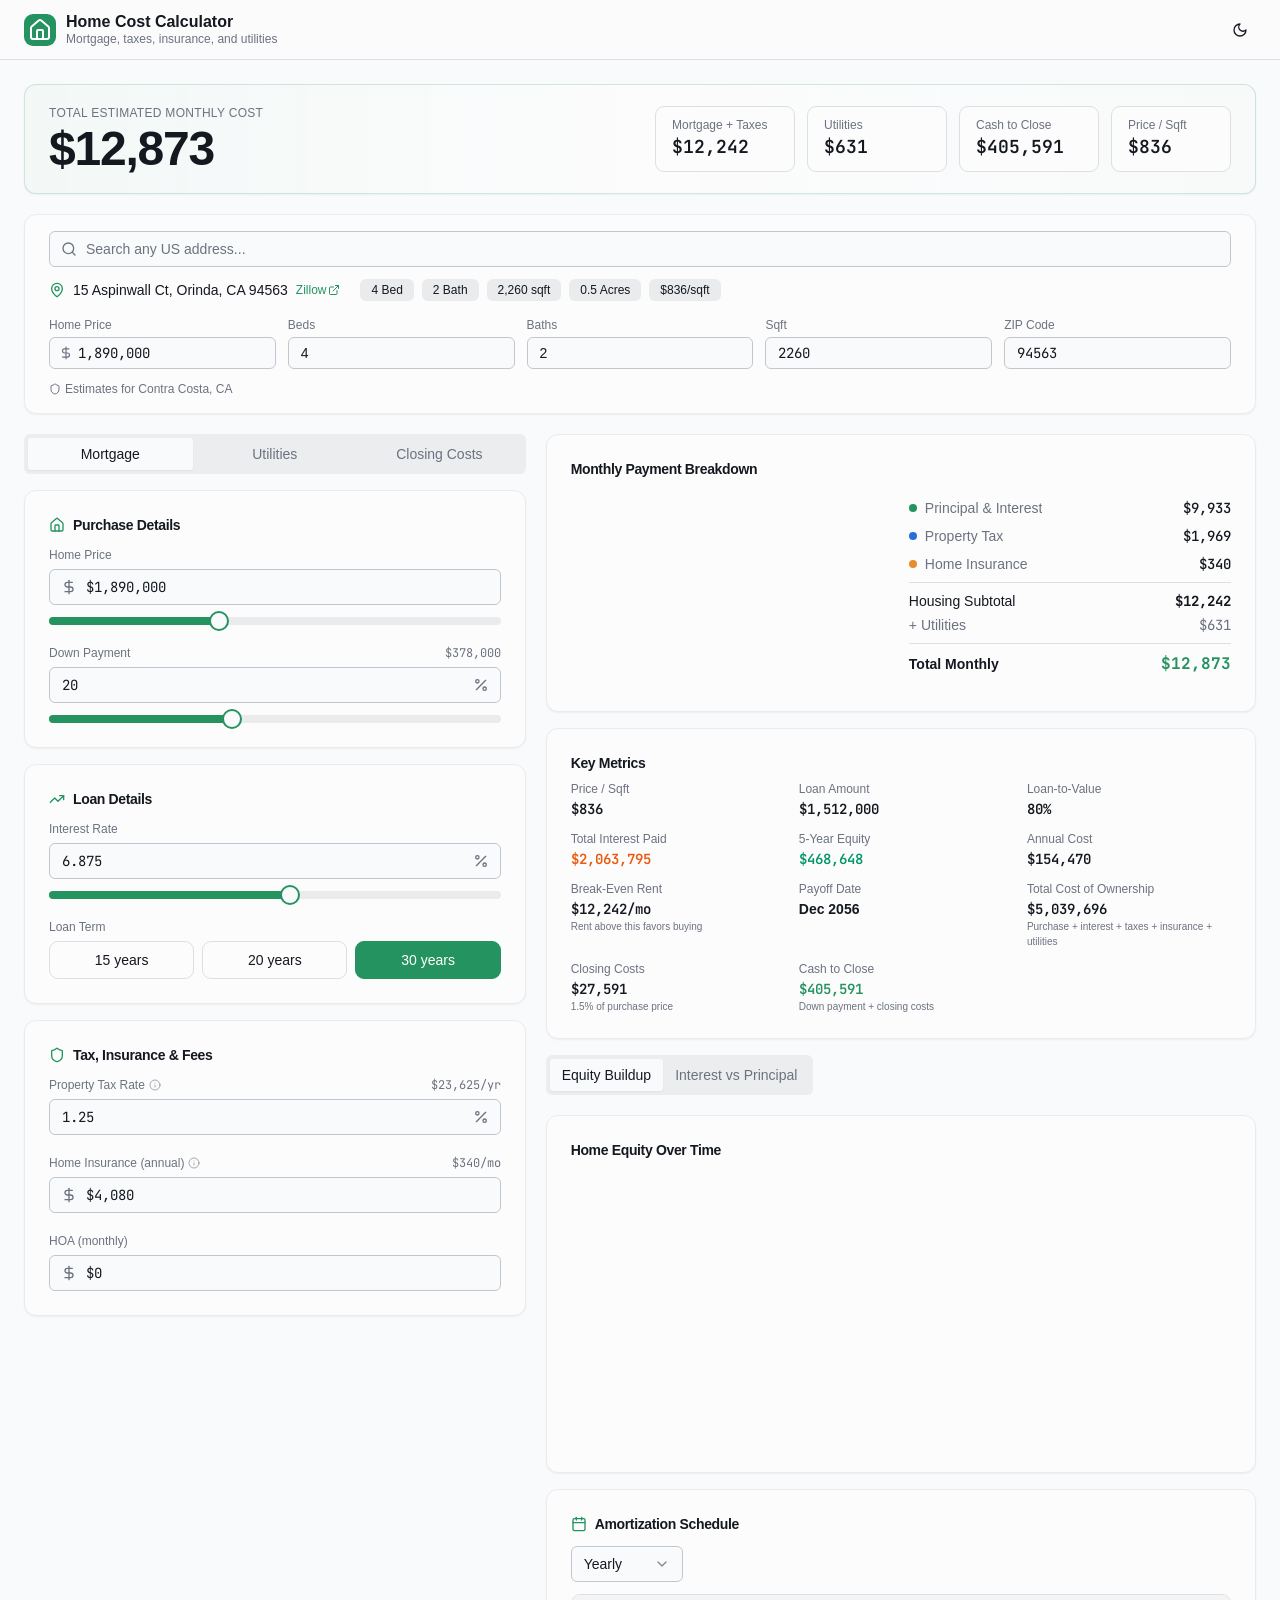
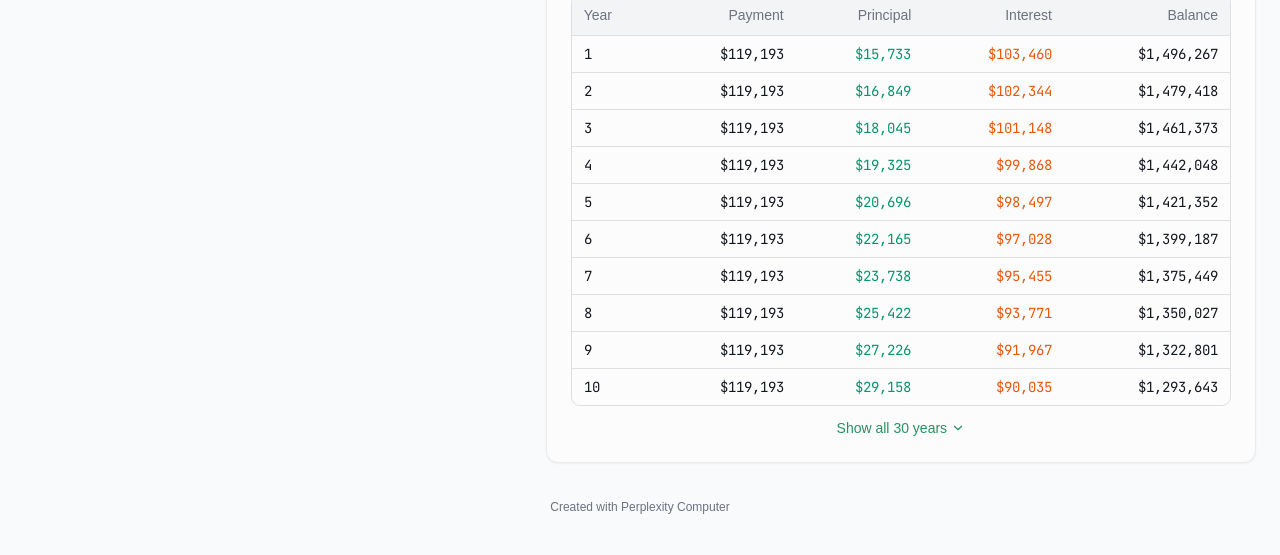
<file: index.html>
<!DOCTYPE html>
<html lang="en">
  <head>
    <!--
       ______                            __
      / ____/___  ____ ___  ____  __  __/ /____  _____
     / /   / __ \/ __ `__ \/ __ \/ / / / __/ _ \/ ___/
    / /___/ /_/ / / / / / / /_/ / /_/ / /_/  __/ /
    \____/\____/_/ /_/ /_/ .___/\__,_/\__/\___/_/
                        /_/
            Created with Perplexity Computer
            https://www.perplexity.ai/computer
    -->
    <meta name="generator" content="Perplexity Computer">
    <meta name="author" content="Perplexity Computer">
    <meta property="og:see_also" content="https://www.perplexity.ai/computer">
    <link rel="author" href="https://www.perplexity.ai/computer">
    <meta charset="UTF-8" />
    <meta name="viewport" content="width=device-width, initial-scale=1.0, maximum-scale=1" />
    <title>Mortgage Calculator</title>
    <meta name="description" content="Calculate your monthly mortgage payment with automatic tax and insurance estimates based on ZIP code." />
    <link rel="icon" type="image/png" href="/favicon.png" />
    <link href="https://api.fontshare.com/v2/css?f[]=general-sans@300,400,500,600,700&display=swap" rel="stylesheet">
    <link rel="preconnect" href="https://fonts.googleapis.com">
    <link rel="preconnect" href="https://fonts.gstatic.com" crossorigin>
    <link href="https://fonts.googleapis.com/css2?family=JetBrains+Mono:wght@400;500;600&display=swap" rel="stylesheet">
    <script type="module" crossorigin src="./assets/index-DYvd6IdY.js"></script>
    <link rel="stylesheet" crossorigin href="./assets/index-CO2QWPUT.css">
  </head>
  <body>
    <div id="root"></div>
  </body>
</html>
</file>
<file: assets/index-CO2QWPUT.css>
*,:before,:after{--tw-border-spacing-x: 0;--tw-border-spacing-y: 0;--tw-translate-x: 0;--tw-translate-y: 0;--tw-rotate: 0;--tw-skew-x: 0;--tw-skew-y: 0;--tw-scale-x: 1;--tw-scale-y: 1;--tw-pan-x: ;--tw-pan-y: ;--tw-pinch-zoom: ;--tw-scroll-snap-strictness: proximity;--tw-gradient-from-position: ;--tw-gradient-via-position: ;--tw-gradient-to-position: ;--tw-ordinal: ;--tw-slashed-zero: ;--tw-numeric-figure: ;--tw-numeric-spacing: ;--tw-numeric-fraction: ;--tw-ring-inset: ;--tw-ring-offset-width: 0px;--tw-ring-offset-color: #fff;--tw-ring-color: rgb(59 130 246 / .5);--tw-ring-offset-shadow: 0 0 #0000;--tw-ring-shadow: 0 0 #0000;--tw-shadow: 0 0 #0000;--tw-shadow-colored: 0 0 #0000;--tw-blur: ;--tw-brightness: ;--tw-contrast: ;--tw-grayscale: ;--tw-hue-rotate: ;--tw-invert: ;--tw-saturate: ;--tw-sepia: ;--tw-drop-shadow: ;--tw-backdrop-blur: ;--tw-backdrop-brightness: ;--tw-backdrop-contrast: ;--tw-backdrop-grayscale: ;--tw-backdrop-hue-rotate: ;--tw-backdrop-invert: ;--tw-backdrop-opacity: ;--tw-backdrop-saturate: ;--tw-backdrop-sepia: ;--tw-contain-size: ;--tw-contain-layout: ;--tw-contain-paint: ;--tw-contain-style: }::backdrop{--tw-border-spacing-x: 0;--tw-border-spacing-y: 0;--tw-translate-x: 0;--tw-translate-y: 0;--tw-rotate: 0;--tw-skew-x: 0;--tw-skew-y: 0;--tw-scale-x: 1;--tw-scale-y: 1;--tw-pan-x: ;--tw-pan-y: ;--tw-pinch-zoom: ;--tw-scroll-snap-strictness: proximity;--tw-gradient-from-position: ;--tw-gradient-via-position: ;--tw-gradient-to-position: ;--tw-ordinal: ;--tw-slashed-zero: ;--tw-numeric-figure: ;--tw-numeric-spacing: ;--tw-numeric-fraction: ;--tw-ring-inset: ;--tw-ring-offset-width: 0px;--tw-ring-offset-color: #fff;--tw-ring-color: rgb(59 130 246 / .5);--tw-ring-offset-shadow: 0 0 #0000;--tw-ring-shadow: 0 0 #0000;--tw-shadow: 0 0 #0000;--tw-shadow-colored: 0 0 #0000;--tw-blur: ;--tw-brightness: ;--tw-contrast: ;--tw-grayscale: ;--tw-hue-rotate: ;--tw-invert: ;--tw-saturate: ;--tw-sepia: ;--tw-drop-shadow: ;--tw-backdrop-blur: ;--tw-backdrop-brightness: ;--tw-backdrop-contrast: ;--tw-backdrop-grayscale: ;--tw-backdrop-hue-rotate: ;--tw-backdrop-invert: ;--tw-backdrop-opacity: ;--tw-backdrop-saturate: ;--tw-backdrop-sepia: ;--tw-contain-size: ;--tw-contain-layout: ;--tw-contain-paint: ;--tw-contain-style: }*,:before,:after{box-sizing:border-box;border-width:0;border-style:solid;border-color:#e5e7eb}:before,:after{--tw-content: ""}html,:host{line-height:1.5;-webkit-text-size-adjust:100%;-moz-tab-size:4;-o-tab-size:4;tab-size:4;font-family:var(--font-sans);font-feature-settings:normal;font-variation-settings:normal;-webkit-tap-highlight-color:transparent}body{margin:0;line-height:inherit}hr{height:0;color:inherit;border-top-width:1px}abbr:where([title]){-webkit-text-decoration:underline dotted;text-decoration:underline dotted}h1,h2,h3,h4,h5,h6{font-size:inherit;font-weight:inherit}a{color:inherit;text-decoration:inherit}b,strong{font-weight:bolder}code,kbd,samp,pre{font-family:var(--font-mono);font-feature-settings:normal;font-variation-settings:normal;font-size:1em}small{font-size:80%}sub,sup{font-size:75%;line-height:0;position:relative;vertical-align:baseline}sub{bottom:-.25em}sup{top:-.5em}table{text-indent:0;border-color:inherit;border-collapse:collapse}button,input,optgroup,select,textarea{font-family:inherit;font-feature-settings:inherit;font-variation-settings:inherit;font-size:100%;font-weight:inherit;line-height:inherit;letter-spacing:inherit;color:inherit;margin:0;padding:0}button,select{text-transform:none}button,input:where([type=button]),input:where([type=reset]),input:where([type=submit]){-webkit-appearance:button;background-color:transparent;background-image:none}:-moz-focusring{outline:auto}:-moz-ui-invalid{box-shadow:none}progress{vertical-align:baseline}::-webkit-inner-spin-button,::-webkit-outer-spin-button{height:auto}[type=search]{-webkit-appearance:textfield;outline-offset:-2px}::-webkit-search-decoration{-webkit-appearance:none}::-webkit-file-upload-button{-webkit-appearance:button;font:inherit}summary{display:list-item}blockquote,dl,dd,h1,h2,h3,h4,h5,h6,hr,figure,p,pre{margin:0}fieldset{margin:0;padding:0}legend{padding:0}ol,ul,menu{list-style:none;margin:0;padding:0}dialog{padding:0}textarea{resize:vertical}input::-moz-placeholder,textarea::-moz-placeholder{opacity:1;color:#9ca3af}input::placeholder,textarea::placeholder{opacity:1;color:#9ca3af}button,[role=button]{cursor:pointer}:disabled{cursor:default}img,svg,video,canvas,audio,iframe,embed,object{display:block;vertical-align:middle}img,video{max-width:100%;height:auto}[hidden]:where(:not([hidden=until-found])){display:none}*{--tw-border-opacity: 1;border-color:hsl(var(--border) / var(--tw-border-opacity, 1))}body{--tw-bg-opacity: 1;background-color:hsl(var(--background) / var(--tw-bg-opacity, 1));font-family:var(--font-sans);--tw-text-opacity: 1;color:hsl(var(--foreground) / var(--tw-text-opacity, 1));-webkit-font-smoothing:antialiased;-moz-osx-font-smoothing:grayscale}.sr-only{position:absolute;width:1px;height:1px;padding:0;margin:-1px;overflow:hidden;clip:rect(0,0,0,0);white-space:nowrap;border-width:0}.pointer-events-none{pointer-events:none}.pointer-events-auto{pointer-events:auto}.visible{visibility:visible}.invisible{visibility:hidden}.static{position:static}.fixed{position:fixed}.absolute{position:absolute}.relative{position:relative}.sticky{position:sticky}.inset-0{inset:0}.inset-x-0{left:0;right:0}.inset-y-0{top:0;bottom:0}.-bottom-12{bottom:-3rem}.-left-12{left:-3rem}.-right-12{right:-3rem}.-top-12{top:-3rem}.bottom-0{bottom:0}.left-0{left:0}.left-1{left:.25rem}.left-1\/2{left:50%}.left-2{left:.5rem}.left-2\.5{left:.625rem}.left-3{left:.75rem}.left-\[50\%\]{left:50%}.right-0{right:0}.right-1{right:.25rem}.right-2{right:.5rem}.right-3{right:.75rem}.right-4{right:1rem}.top-0{top:0}.top-1\.5{top:.375rem}.top-1\/2{top:50%}.top-2{top:.5rem}.top-3\.5{top:.875rem}.top-4{top:1rem}.top-\[1px\]{top:1px}.top-\[50\%\]{top:50%}.top-\[60\%\]{top:60%}.top-full{top:100%}.z-10{z-index:10}.z-20{z-index:20}.z-50{z-index:50}.z-\[100\]{z-index:100}.z-\[1\]{z-index:1}.col-span-2{grid-column:span 2 / span 2}.-mx-1{margin-left:-.25rem;margin-right:-.25rem}.mx-2{margin-left:.5rem;margin-right:.5rem}.mx-3\.5{margin-left:.875rem;margin-right:.875rem}.mx-4{margin-left:1rem;margin-right:1rem}.mx-auto{margin-left:auto;margin-right:auto}.my-0\.5{margin-top:.125rem;margin-bottom:.125rem}.my-1{margin-top:.25rem;margin-bottom:.25rem}.-ml-4{margin-left:-1rem}.-mt-4{margin-top:-1rem}.mb-0\.5{margin-bottom:.125rem}.mb-1{margin-bottom:.25rem}.mb-1\.5{margin-bottom:.375rem}.mb-3{margin-bottom:.75rem}.mb-4{margin-bottom:1rem}.ml-1{margin-left:.25rem}.ml-2{margin-left:.5rem}.ml-auto{margin-left:auto}.mr-2{margin-right:.5rem}.mt-0\.5{margin-top:.125rem}.mt-1{margin-top:.25rem}.mt-1\.5{margin-top:.375rem}.mt-2{margin-top:.5rem}.mt-24{margin-top:6rem}.mt-3{margin-top:.75rem}.mt-4{margin-top:1rem}.mt-auto{margin-top:auto}.block{display:block}.inline{display:inline}.flex{display:flex}.inline-flex{display:inline-flex}.table{display:table}.grid{display:grid}.hidden{display:none}.aspect-square{aspect-ratio:1 / 1}.aspect-video{aspect-ratio:16 / 9}.size-4{width:1rem;height:1rem}.h-1\.5{height:.375rem}.h-10{height:2.5rem}.h-11{height:2.75rem}.h-12{height:3rem}.h-2{height:.5rem}.h-2\.5{height:.625rem}.h-3{height:.75rem}.h-3\.5{height:.875rem}.h-4{height:1rem}.h-5{height:1.25rem}.h-6{height:1.5rem}.h-7{height:1.75rem}.h-8{height:2rem}.h-9{height:2.25rem}.h-\[1px\]{height:1px}.h-\[var\(--radix-navigation-menu-viewport-height\)\]{height:var(--radix-navigation-menu-viewport-height)}.h-\[var\(--radix-select-trigger-height\)\]{height:var(--radix-select-trigger-height)}.h-auto{height:auto}.h-full{height:100%}.h-px{height:1px}.h-svh{height:100svh}.max-h-72{max-height:18rem}.max-h-\[--radix-context-menu-content-available-height\]{max-height:var(--radix-context-menu-content-available-height)}.max-h-\[--radix-select-content-available-height\]{max-height:var(--radix-select-content-available-height)}.max-h-\[300px\]{max-height:300px}.max-h-\[var\(--radix-dropdown-menu-content-available-height\)\]{max-height:var(--radix-dropdown-menu-content-available-height)}.max-h-screen{max-height:100vh}.min-h-0{min-height:0px}.min-h-10{min-height:2.5rem}.min-h-8{min-height:2rem}.min-h-9{min-height:2.25rem}.min-h-\[80px\]{min-height:80px}.min-h-screen{min-height:100vh}.min-h-svh{min-height:100svh}.w-0{width:0px}.w-1{width:.25rem}.w-10{width:2.5rem}.w-11{width:2.75rem}.w-2{width:.5rem}.w-2\.5{width:.625rem}.w-24{width:6rem}.w-28{width:7rem}.w-3{width:.75rem}.w-3\.5{width:.875rem}.w-3\/4{width:75%}.w-4{width:1rem}.w-5{width:1.25rem}.w-64{width:16rem}.w-7{width:1.75rem}.w-72{width:18rem}.w-8{width:2rem}.w-9{width:2.25rem}.w-\[100px\]{width:100px}.w-\[1px\]{width:1px}.w-\[var\(--sidebar-width\)\]{width:var(--sidebar-width)}.w-auto{width:auto}.w-full{width:100%}.w-max{width:-moz-max-content;width:max-content}.w-px{width:1px}.min-w-0{min-width:0px}.min-w-10{min-width:2.5rem}.min-w-11{min-width:2.75rem}.min-w-5{min-width:1.25rem}.min-w-9{min-width:2.25rem}.min-w-\[120px\]{min-width:120px}.min-w-\[12rem\]{min-width:12rem}.min-w-\[140px\]{min-width:140px}.min-w-\[8rem\]{min-width:8rem}.min-w-\[var\(--radix-select-trigger-width\)\]{min-width:var(--radix-select-trigger-width)}.max-w-7xl{max-width:80rem}.max-w-\[220px\]{max-width:220px}.max-w-\[240px\]{max-width:240px}.max-w-\[var\(--skeleton-width\)\]{max-width:var(--skeleton-width)}.max-w-lg{max-width:32rem}.max-w-max{max-width:-moz-max-content;max-width:max-content}.max-w-md{max-width:28rem}.flex-1{flex:1 1 0%}.shrink-0{flex-shrink:0}.grow{flex-grow:1}.grow-0{flex-grow:0}.basis-full{flex-basis:100%}.caption-bottom{caption-side:bottom}.border-collapse{border-collapse:collapse}.origin-\[--radix-context-menu-content-transform-origin\]{transform-origin:var(--radix-context-menu-content-transform-origin)}.origin-\[--radix-dropdown-menu-content-transform-origin\]{transform-origin:var(--radix-dropdown-menu-content-transform-origin)}.origin-\[--radix-hover-card-content-transform-origin\]{transform-origin:var(--radix-hover-card-content-transform-origin)}.origin-\[--radix-menubar-content-transform-origin\]{transform-origin:var(--radix-menubar-content-transform-origin)}.origin-\[--radix-popover-content-transform-origin\]{transform-origin:var(--radix-popover-content-transform-origin)}.origin-\[--radix-select-content-transform-origin\]{transform-origin:var(--radix-select-content-transform-origin)}.origin-\[--radix-tooltip-content-transform-origin\]{transform-origin:var(--radix-tooltip-content-transform-origin)}.-translate-x-1\/2{--tw-translate-x: -50%;transform:translate(var(--tw-translate-x),var(--tw-translate-y)) rotate(var(--tw-rotate)) skew(var(--tw-skew-x)) skewY(var(--tw-skew-y)) scaleX(var(--tw-scale-x)) scaleY(var(--tw-scale-y))}.-translate-x-px{--tw-translate-x: -1px;transform:translate(var(--tw-translate-x),var(--tw-translate-y)) rotate(var(--tw-rotate)) skew(var(--tw-skew-x)) skewY(var(--tw-skew-y)) scaleX(var(--tw-scale-x)) scaleY(var(--tw-scale-y))}.-translate-y-1\/2{--tw-translate-y: -50%;transform:translate(var(--tw-translate-x),var(--tw-translate-y)) rotate(var(--tw-rotate)) skew(var(--tw-skew-x)) skewY(var(--tw-skew-y)) scaleX(var(--tw-scale-x)) scaleY(var(--tw-scale-y))}.translate-x-\[-50\%\]{--tw-translate-x: -50%;transform:translate(var(--tw-translate-x),var(--tw-translate-y)) rotate(var(--tw-rotate)) skew(var(--tw-skew-x)) skewY(var(--tw-skew-y)) scaleX(var(--tw-scale-x)) scaleY(var(--tw-scale-y))}.translate-x-px{--tw-translate-x: 1px;transform:translate(var(--tw-translate-x),var(--tw-translate-y)) rotate(var(--tw-rotate)) skew(var(--tw-skew-x)) skewY(var(--tw-skew-y)) scaleX(var(--tw-scale-x)) scaleY(var(--tw-scale-y))}.translate-y-\[-50\%\]{--tw-translate-y: -50%;transform:translate(var(--tw-translate-x),var(--tw-translate-y)) rotate(var(--tw-rotate)) skew(var(--tw-skew-x)) skewY(var(--tw-skew-y)) scaleX(var(--tw-scale-x)) scaleY(var(--tw-scale-y))}.rotate-45{--tw-rotate: 45deg;transform:translate(var(--tw-translate-x),var(--tw-translate-y)) rotate(var(--tw-rotate)) skew(var(--tw-skew-x)) skewY(var(--tw-skew-y)) scaleX(var(--tw-scale-x)) scaleY(var(--tw-scale-y))}.rotate-90{--tw-rotate: 90deg;transform:translate(var(--tw-translate-x),var(--tw-translate-y)) rotate(var(--tw-rotate)) skew(var(--tw-skew-x)) skewY(var(--tw-skew-y)) scaleX(var(--tw-scale-x)) scaleY(var(--tw-scale-y))}.transform{transform:translate(var(--tw-translate-x),var(--tw-translate-y)) rotate(var(--tw-rotate)) skew(var(--tw-skew-x)) skewY(var(--tw-skew-y)) scaleX(var(--tw-scale-x)) scaleY(var(--tw-scale-y))}@keyframes pulse{50%{opacity:.5}}.animate-pulse{animation:pulse 2s cubic-bezier(.4,0,.6,1) infinite}@keyframes spin{to{transform:rotate(360deg)}}.animate-spin{animation:spin 1s linear infinite}.cursor-default{cursor:default}.cursor-help{cursor:help}.cursor-pointer{cursor:pointer}.touch-none{touch-action:none}.select-none{-webkit-user-select:none;-moz-user-select:none;user-select:none}.list-none{list-style-type:none}.grid-cols-1{grid-template-columns:repeat(1,minmax(0,1fr))}.grid-cols-2{grid-template-columns:repeat(2,minmax(0,1fr))}.grid-cols-3{grid-template-columns:repeat(3,minmax(0,1fr))}.flex-row{flex-direction:row}.flex-col{flex-direction:column}.flex-col-reverse{flex-direction:column-reverse}.flex-wrap{flex-wrap:wrap}.items-start{align-items:flex-start}.items-end{align-items:flex-end}.items-center{align-items:center}.items-stretch{align-items:stretch}.justify-center{justify-content:center}.justify-between{justify-content:space-between}.gap-0\.5{gap:.125rem}.gap-1{gap:.25rem}.gap-1\.5{gap:.375rem}.gap-2{gap:.5rem}.gap-2\.5{gap:.625rem}.gap-3{gap:.75rem}.gap-4{gap:1rem}.gap-5{gap:1.25rem}.gap-x-6{-moz-column-gap:1.5rem;column-gap:1.5rem}.gap-y-3{row-gap:.75rem}.space-x-1>:not([hidden])~:not([hidden]){--tw-space-x-reverse: 0;margin-right:calc(.25rem * var(--tw-space-x-reverse));margin-left:calc(.25rem * calc(1 - var(--tw-space-x-reverse)))}.space-x-4>:not([hidden])~:not([hidden]){--tw-space-x-reverse: 0;margin-right:calc(1rem * var(--tw-space-x-reverse));margin-left:calc(1rem * calc(1 - var(--tw-space-x-reverse)))}.space-y-1>:not([hidden])~:not([hidden]){--tw-space-y-reverse: 0;margin-top:calc(.25rem * calc(1 - var(--tw-space-y-reverse)));margin-bottom:calc(.25rem * var(--tw-space-y-reverse))}.space-y-1\.5>:not([hidden])~:not([hidden]){--tw-space-y-reverse: 0;margin-top:calc(.375rem * calc(1 - var(--tw-space-y-reverse)));margin-bottom:calc(.375rem * var(--tw-space-y-reverse))}.space-y-2>:not([hidden])~:not([hidden]){--tw-space-y-reverse: 0;margin-top:calc(.5rem * calc(1 - var(--tw-space-y-reverse)));margin-bottom:calc(.5rem * var(--tw-space-y-reverse))}.space-y-3>:not([hidden])~:not([hidden]){--tw-space-y-reverse: 0;margin-top:calc(.75rem * calc(1 - var(--tw-space-y-reverse)));margin-bottom:calc(.75rem * var(--tw-space-y-reverse))}.space-y-4>:not([hidden])~:not([hidden]){--tw-space-y-reverse: 0;margin-top:calc(1rem * calc(1 - var(--tw-space-y-reverse)));margin-bottom:calc(1rem * var(--tw-space-y-reverse))}.space-y-5>:not([hidden])~:not([hidden]){--tw-space-y-reverse: 0;margin-top:calc(1.25rem * calc(1 - var(--tw-space-y-reverse)));margin-bottom:calc(1.25rem * var(--tw-space-y-reverse))}.divide-y>:not([hidden])~:not([hidden]){--tw-divide-y-reverse: 0;border-top-width:calc(1px * calc(1 - var(--tw-divide-y-reverse)));border-bottom-width:calc(1px * var(--tw-divide-y-reverse))}.divide-border>:not([hidden])~:not([hidden]){--tw-divide-opacity: 1;border-color:hsl(var(--border) / var(--tw-divide-opacity, 1))}.overflow-auto{overflow:auto}.overflow-hidden{overflow:hidden}.overflow-x-auto{overflow-x:auto}.overflow-y-auto{overflow-y:auto}.overflow-x-hidden{overflow-x:hidden}.truncate{overflow:hidden;text-overflow:ellipsis;white-space:nowrap}.whitespace-nowrap{white-space:nowrap}.break-words{overflow-wrap:break-word}.rounded{border-radius:.25rem}.rounded-\[2px\]{border-radius:2px}.rounded-\[inherit\]{border-radius:inherit}.rounded-full{border-radius:9999px}.rounded-lg{border-radius:.5625rem}.rounded-md{border-radius:.375rem}.rounded-sm{border-radius:.1875rem}.rounded-xl{border-radius:.75rem}.rounded-t-\[10px\]{border-top-left-radius:10px;border-top-right-radius:10px}.rounded-tl-sm{border-top-left-radius:.1875rem}.border{border-width:1px}.border-2{border-width:2px}.border-\[1\.5px\]{border-width:1.5px}.border-y{border-top-width:1px;border-bottom-width:1px}.border-b{border-bottom-width:1px}.border-l{border-left-width:1px}.border-r{border-right-width:1px}.border-t{border-top-width:1px}.border-dashed{border-style:dashed}.border-\[--color-border\]{border-color:var(--color-border)}.border-border{--tw-border-opacity: 1;border-color:hsl(var(--border) / var(--tw-border-opacity, 1))}.border-border\/50{border-color:hsl(var(--border) / .5)}.border-card-border{--tw-border-opacity: 1;border-color:hsl(var(--card-border) / var(--tw-border-opacity, 1))}.border-destructive{--tw-border-opacity: 1;border-color:hsl(var(--destructive) / var(--tw-border-opacity, 1))}.border-destructive-border{border-color:var(--destructive-border)}.border-destructive\/50{border-color:hsl(var(--destructive) / .5)}.border-input{--tw-border-opacity: 1;border-color:hsl(var(--input) / var(--tw-border-opacity, 1))}.border-popover-border{--tw-border-opacity: 1;border-color:hsl(var(--popover-border) / var(--tw-border-opacity, 1))}.border-primary{--tw-border-opacity: 1;border-color:hsl(var(--primary) / var(--tw-border-opacity, 1))}.border-primary-border{border-color:var(--primary-border)}.border-primary\/20{border-color:hsl(var(--primary) / .2)}.border-secondary-border{border-color:var(--secondary-border)}.border-sidebar-border{--tw-border-opacity: 1;border-color:hsl(var(--sidebar-border) / var(--tw-border-opacity, 1))}.border-transparent{border-color:transparent}.border-l-transparent{border-left-color:transparent}.border-t-transparent{border-top-color:transparent}.bg-\[--color-bg\]{background-color:var(--color-bg)}.bg-accent{--tw-bg-opacity: 1;background-color:hsl(var(--accent) / var(--tw-bg-opacity, 1))}.bg-background{--tw-bg-opacity: 1;background-color:hsl(var(--background) / var(--tw-bg-opacity, 1))}.bg-black\/80{background-color:#000c}.bg-border{--tw-bg-opacity: 1;background-color:hsl(var(--border) / var(--tw-bg-opacity, 1))}.bg-card{--tw-bg-opacity: 1;background-color:hsl(var(--card) / var(--tw-bg-opacity, 1))}.bg-card\/80{background-color:hsl(var(--card) / .8)}.bg-destructive{--tw-bg-opacity: 1;background-color:hsl(var(--destructive) / var(--tw-bg-opacity, 1))}.bg-foreground{--tw-bg-opacity: 1;background-color:hsl(var(--foreground) / var(--tw-bg-opacity, 1))}.bg-gray-50{--tw-bg-opacity: 1;background-color:rgb(249 250 251 / var(--tw-bg-opacity, 1))}.bg-muted{--tw-bg-opacity: 1;background-color:hsl(var(--muted) / var(--tw-bg-opacity, 1))}.bg-muted\/50{background-color:hsl(var(--muted) / .5)}.bg-popover{--tw-bg-opacity: 1;background-color:hsl(var(--popover) / var(--tw-bg-opacity, 1))}.bg-primary{--tw-bg-opacity: 1;background-color:hsl(var(--primary) / var(--tw-bg-opacity, 1))}.bg-primary\/\[0\.06\]{background-color:hsl(var(--primary) / .06)}.bg-secondary{--tw-bg-opacity: 1;background-color:hsl(var(--secondary) / var(--tw-bg-opacity, 1))}.bg-sidebar{--tw-bg-opacity: 1;background-color:hsl(var(--sidebar) / var(--tw-bg-opacity, 1))}.bg-sidebar-border{--tw-bg-opacity: 1;background-color:hsl(var(--sidebar-border) / var(--tw-bg-opacity, 1))}.bg-transparent{background-color:transparent}.bg-gradient-to-r{background-image:linear-gradient(to right,var(--tw-gradient-stops))}.from-primary\/\[0\.04\]{--tw-gradient-from: hsl(var(--primary) / .04) var(--tw-gradient-from-position);--tw-gradient-to: hsl(var(--primary) / 0) var(--tw-gradient-to-position);--tw-gradient-stops: var(--tw-gradient-from), var(--tw-gradient-to)}.via-transparent{--tw-gradient-to: rgb(0 0 0 / 0) var(--tw-gradient-to-position);--tw-gradient-stops: var(--tw-gradient-from), transparent var(--tw-gradient-via-position), var(--tw-gradient-to)}.to-primary\/\[0\.02\]{--tw-gradient-to: hsl(var(--primary) / .02) var(--tw-gradient-to-position)}.fill-current{fill:currentColor}.p-0{padding:0}.p-0\.5{padding:.125rem}.p-1{padding:.25rem}.p-2{padding:.5rem}.p-3{padding:.75rem}.p-4{padding:1rem}.p-6{padding:1.5rem}.p-\[1px\]{padding:1px}.px-1{padding-left:.25rem;padding-right:.25rem}.px-2{padding-left:.5rem;padding-right:.5rem}.px-2\.5{padding-left:.625rem;padding-right:.625rem}.px-3{padding-left:.75rem;padding-right:.75rem}.px-4{padding-left:1rem;padding-right:1rem}.px-5{padding-left:1.25rem;padding-right:1.25rem}.px-8{padding-left:2rem;padding-right:2rem}.py-0\.5{padding-top:.125rem;padding-bottom:.125rem}.py-1{padding-top:.25rem;padding-bottom:.25rem}.py-1\.5{padding-top:.375rem;padding-bottom:.375rem}.py-2{padding-top:.5rem;padding-bottom:.5rem}.py-2\.5{padding-top:.625rem;padding-bottom:.625rem}.py-3{padding-top:.75rem;padding-bottom:.75rem}.py-4{padding-top:1rem;padding-bottom:1rem}.py-5{padding-top:1.25rem;padding-bottom:1.25rem}.py-6{padding-top:1.5rem;padding-bottom:1.5rem}.pb-2{padding-bottom:.5rem}.pb-3{padding-bottom:.75rem}.pb-4{padding-bottom:1rem}.pl-2\.5{padding-left:.625rem}.pl-4{padding-left:1rem}.pl-6{padding-left:1.5rem}.pl-7{padding-left:1.75rem}.pl-8{padding-left:2rem}.pl-9{padding-left:2.25rem}.pr-10{padding-right:2.5rem}.pr-2{padding-right:.5rem}.pr-2\.5{padding-right:.625rem}.pr-8{padding-right:2rem}.pt-0{padding-top:0}.pt-1{padding-top:.25rem}.pt-2{padding-top:.5rem}.pt-3{padding-top:.75rem}.pt-4{padding-top:1rem}.pt-6{padding-top:1.5rem}.text-left{text-align:left}.text-center{text-align:center}.text-right{text-align:right}.align-middle{vertical-align:middle}.font-mono{font-family:var(--font-mono)}.text-2xl{font-size:1.5rem;line-height:2rem}.text-3xl{font-size:1.875rem;line-height:2.25rem}.text-4xl{font-size:2.25rem;line-height:2.5rem}.text-\[0\.8rem\]{font-size:.8rem}.text-\[10px\]{font-size:10px}.text-base{font-size:1rem;line-height:1.5rem}.text-lg{font-size:1.125rem;line-height:1.75rem}.text-sm{font-size:.875rem;line-height:1.25rem}.text-xs{font-size:.75rem;line-height:1rem}.font-bold{font-weight:700}.font-medium{font-weight:500}.font-normal{font-weight:400}.font-semibold{font-weight:600}.uppercase{text-transform:uppercase}.tabular-nums{--tw-numeric-spacing: tabular-nums;font-variant-numeric:var(--tw-ordinal) var(--tw-slashed-zero) var(--tw-numeric-figure) var(--tw-numeric-spacing) var(--tw-numeric-fraction)}.leading-none{line-height:1}.leading-tight{line-height:1.25}.tracking-tight{letter-spacing:-.025em}.tracking-wide{letter-spacing:.025em}.tracking-widest{letter-spacing:.1em}.text-accent-foreground{--tw-text-opacity: 1;color:hsl(var(--accent-foreground) / var(--tw-text-opacity, 1))}.text-card-foreground{--tw-text-opacity: 1;color:hsl(var(--card-foreground) / var(--tw-text-opacity, 1))}.text-current{color:currentColor}.text-destructive{--tw-text-opacity: 1;color:hsl(var(--destructive) / var(--tw-text-opacity, 1))}.text-destructive-foreground{--tw-text-opacity: 1;color:hsl(var(--destructive-foreground) / var(--tw-text-opacity, 1))}.text-emerald-600{--tw-text-opacity: 1;color:rgb(5 150 105 / var(--tw-text-opacity, 1))}.text-foreground{--tw-text-opacity: 1;color:hsl(var(--foreground) / var(--tw-text-opacity, 1))}.text-foreground\/50{color:hsl(var(--foreground) / .5)}.text-gray-600{--tw-text-opacity: 1;color:rgb(75 85 99 / var(--tw-text-opacity, 1))}.text-gray-900{--tw-text-opacity: 1;color:rgb(17 24 39 / var(--tw-text-opacity, 1))}.text-muted-foreground{--tw-text-opacity: 1;color:hsl(var(--muted-foreground) / var(--tw-text-opacity, 1))}.text-muted-foreground\/60{color:hsl(var(--muted-foreground) / .6)}.text-orange-600{--tw-text-opacity: 1;color:rgb(234 88 12 / var(--tw-text-opacity, 1))}.text-popover-foreground{--tw-text-opacity: 1;color:hsl(var(--popover-foreground) / var(--tw-text-opacity, 1))}.text-primary{--tw-text-opacity: 1;color:hsl(var(--primary) / var(--tw-text-opacity, 1))}.text-primary-foreground{--tw-text-opacity: 1;color:hsl(var(--primary-foreground) / var(--tw-text-opacity, 1))}.text-red-500{--tw-text-opacity: 1;color:rgb(239 68 68 / var(--tw-text-opacity, 1))}.text-secondary-foreground{--tw-text-opacity: 1;color:hsl(var(--secondary-foreground) / var(--tw-text-opacity, 1))}.text-sidebar-foreground{--tw-text-opacity: 1;color:hsl(var(--sidebar-foreground) / var(--tw-text-opacity, 1))}.text-sidebar-foreground\/70{color:hsl(var(--sidebar-foreground) / .7)}.opacity-0{opacity:0}.opacity-50{opacity:.5}.opacity-60{opacity:.6}.opacity-70{opacity:.7}.opacity-90{opacity:.9}.shadow-\[0_0_0_1px_hsl\(var\(--sidebar-border\)\)\]{--tw-shadow: 0 0 0 1px hsl(var(--sidebar-border));--tw-shadow-colored: 0 0 0 1px var(--tw-shadow-color);box-shadow:var(--tw-ring-offset-shadow, 0 0 #0000),var(--tw-ring-shadow, 0 0 #0000),var(--tw-shadow)}.shadow-lg{--tw-shadow: 0 10px 15px -3px rgb(0 0 0 / .1), 0 4px 6px -4px rgb(0 0 0 / .1);--tw-shadow-colored: 0 10px 15px -3px var(--tw-shadow-color), 0 4px 6px -4px var(--tw-shadow-color);box-shadow:var(--tw-ring-offset-shadow, 0 0 #0000),var(--tw-ring-shadow, 0 0 #0000),var(--tw-shadow)}.shadow-md{--tw-shadow: 0 4px 6px -1px rgb(0 0 0 / .1), 0 2px 4px -2px rgb(0 0 0 / .1);--tw-shadow-colored: 0 4px 6px -1px var(--tw-shadow-color), 0 2px 4px -2px var(--tw-shadow-color);box-shadow:var(--tw-ring-offset-shadow, 0 0 #0000),var(--tw-ring-shadow, 0 0 #0000),var(--tw-shadow)}.shadow-none{--tw-shadow: 0 0 #0000;--tw-shadow-colored: 0 0 #0000;box-shadow:var(--tw-ring-offset-shadow, 0 0 #0000),var(--tw-ring-shadow, 0 0 #0000),var(--tw-shadow)}.shadow-sm{--tw-shadow: 0 1px 2px 0 rgb(0 0 0 / .05);--tw-shadow-colored: 0 1px 2px 0 var(--tw-shadow-color);box-shadow:var(--tw-ring-offset-shadow, 0 0 #0000),var(--tw-ring-shadow, 0 0 #0000),var(--tw-shadow)}.shadow-xl{--tw-shadow: 0 20px 25px -5px rgb(0 0 0 / .1), 0 8px 10px -6px rgb(0 0 0 / .1);--tw-shadow-colored: 0 20px 25px -5px var(--tw-shadow-color), 0 8px 10px -6px var(--tw-shadow-color);box-shadow:var(--tw-ring-offset-shadow, 0 0 #0000),var(--tw-ring-shadow, 0 0 #0000),var(--tw-shadow)}.outline-none{outline:2px solid transparent;outline-offset:2px}.outline{outline-style:solid}.outline-2{outline-width:2px}.outline-offset-2{outline-offset:2px}.outline-transparent{outline-color:transparent}.ring-0{--tw-ring-offset-shadow: var(--tw-ring-inset) 0 0 0 var(--tw-ring-offset-width) var(--tw-ring-offset-color);--tw-ring-shadow: var(--tw-ring-inset) 0 0 0 calc(0px + var(--tw-ring-offset-width)) var(--tw-ring-color);box-shadow:var(--tw-ring-offset-shadow),var(--tw-ring-shadow),var(--tw-shadow, 0 0 #0000)}.ring-2{--tw-ring-offset-shadow: var(--tw-ring-inset) 0 0 0 var(--tw-ring-offset-width) var(--tw-ring-offset-color);--tw-ring-shadow: var(--tw-ring-inset) 0 0 0 calc(2px + var(--tw-ring-offset-width)) var(--tw-ring-color);box-shadow:var(--tw-ring-offset-shadow),var(--tw-ring-shadow),var(--tw-shadow, 0 0 #0000)}.ring-primary\/30{--tw-ring-color: hsl(var(--primary) / .3)}.ring-ring{--tw-ring-opacity: 1;--tw-ring-color: hsl(var(--ring) / var(--tw-ring-opacity, 1))}.ring-sidebar-ring{--tw-ring-opacity: 1;--tw-ring-color: hsl(var(--sidebar-ring) / var(--tw-ring-opacity, 1))}.ring-offset-2{--tw-ring-offset-width: 2px}.ring-offset-background{--tw-ring-offset-color: hsl(var(--background) / 1)}.blur{--tw-blur: blur(8px);filter:var(--tw-blur) var(--tw-brightness) var(--tw-contrast) var(--tw-grayscale) var(--tw-hue-rotate) var(--tw-invert) var(--tw-saturate) var(--tw-sepia) var(--tw-drop-shadow)}.filter{filter:var(--tw-blur) var(--tw-brightness) var(--tw-contrast) var(--tw-grayscale) var(--tw-hue-rotate) var(--tw-invert) var(--tw-saturate) var(--tw-sepia) var(--tw-drop-shadow)}.backdrop-blur-sm{--tw-backdrop-blur: blur(4px);-webkit-backdrop-filter:var(--tw-backdrop-blur) var(--tw-backdrop-brightness) var(--tw-backdrop-contrast) var(--tw-backdrop-grayscale) var(--tw-backdrop-hue-rotate) var(--tw-backdrop-invert) var(--tw-backdrop-opacity) var(--tw-backdrop-saturate) var(--tw-backdrop-sepia);backdrop-filter:var(--tw-backdrop-blur) var(--tw-backdrop-brightness) var(--tw-backdrop-contrast) var(--tw-backdrop-grayscale) var(--tw-backdrop-hue-rotate) var(--tw-backdrop-invert) var(--tw-backdrop-opacity) var(--tw-backdrop-saturate) var(--tw-backdrop-sepia)}.transition{transition-property:color,background-color,border-color,text-decoration-color,fill,stroke,opacity,box-shadow,transform,filter,backdrop-filter;transition-timing-function:cubic-bezier(.4,0,.2,1);transition-duration:.15s}.transition-\[left\,right\,width\]{transition-property:left,right,width;transition-timing-function:cubic-bezier(.4,0,.2,1);transition-duration:.15s}.transition-\[margin\,opacity\]{transition-property:margin,opacity;transition-timing-function:cubic-bezier(.4,0,.2,1);transition-duration:.15s}.transition-\[width\,height\,padding\]{transition-property:width,height,padding;transition-timing-function:cubic-bezier(.4,0,.2,1);transition-duration:.15s}.transition-\[width\]{transition-property:width;transition-timing-function:cubic-bezier(.4,0,.2,1);transition-duration:.15s}.transition-all{transition-property:all;transition-timing-function:cubic-bezier(.4,0,.2,1);transition-duration:.15s}.transition-colors{transition-property:color,background-color,border-color,text-decoration-color,fill,stroke;transition-timing-function:cubic-bezier(.4,0,.2,1);transition-duration:.15s}.transition-opacity{transition-property:opacity;transition-timing-function:cubic-bezier(.4,0,.2,1);transition-duration:.15s}.transition-transform{transition-property:transform;transition-timing-function:cubic-bezier(.4,0,.2,1);transition-duration:.15s}.duration-1000{transition-duration:1s}.duration-200{transition-duration:.2s}.duration-300{transition-duration:.3s}.duration-500{transition-duration:.5s}.ease-in-out{transition-timing-function:cubic-bezier(.4,0,.2,1)}.ease-linear{transition-timing-function:linear}@keyframes enter{0%{opacity:var(--tw-enter-opacity, 1);transform:translate3d(var(--tw-enter-translate-x, 0),var(--tw-enter-translate-y, 0),0) scale3d(var(--tw-enter-scale, 1),var(--tw-enter-scale, 1),var(--tw-enter-scale, 1)) rotate(var(--tw-enter-rotate, 0))}}@keyframes exit{to{opacity:var(--tw-exit-opacity, 1);transform:translate3d(var(--tw-exit-translate-x, 0),var(--tw-exit-translate-y, 0),0) scale3d(var(--tw-exit-scale, 1),var(--tw-exit-scale, 1),var(--tw-exit-scale, 1)) rotate(var(--tw-exit-rotate, 0))}}.animate-in{animation-name:enter;animation-duration:.15s;--tw-enter-opacity: initial;--tw-enter-scale: initial;--tw-enter-rotate: initial;--tw-enter-translate-x: initial;--tw-enter-translate-y: initial}.fade-in,.fade-in-0{--tw-enter-opacity: 0}.fade-in-80{--tw-enter-opacity: .8}.zoom-in-95{--tw-enter-scale: .95}.slide-in-from-top-1{--tw-enter-translate-y: -.25rem}.duration-1000{animation-duration:1s}.duration-200{animation-duration:.2s}.duration-300{animation-duration:.3s}.duration-500{animation-duration:.5s}.ease-in-out{animation-timing-function:cubic-bezier(.4,0,.2,1)}.ease-linear{animation-timing-function:linear}input[type=search]::-webkit-search-cancel-button{display:none}[contenteditable][data-placeholder]:empty:before{content:attr(data-placeholder);color:hsl(var(--muted-foreground));pointer-events:none}.border.toggle-elevate:before{inset:-1px}.hover-elevate:not(.no-default-hover-elevate),.active-elevate:not(.no-default-active-elevate),.hover-elevate-2:not(.no-default-hover-elevate),.active-elevate-2:not(.no-default-active-elevate){position:relative;z-index:0}.hover-elevate:not(.no-default-hover-elevate):after,.active-elevate:not(.no-default-active-elevate):after,.hover-elevate-2:not(.no-default-hover-elevate):after,.active-elevate-2:not(.no-default-active-elevate):after{content:"";pointer-events:none;position:absolute;inset:0;border-radius:inherit;z-index:999}.hover-elevate:hover:not(.no-default-hover-elevate):after,.active-elevate:active:not(.no-default-active-elevate):after{background-color:var(--elevate-1)}.hover-elevate-2:hover:not(.no-default-hover-elevate):after,.active-elevate-2:active:not(.no-default-active-elevate):after{background-color:var(--elevate-2)}.border.hover-elevate:not(.no-hover-interaction-elevate):after,.border.active-elevate:not(.no-active-interaction-elevate):after,.border.hover-elevate-2:not(.no-hover-interaction-elevate):after,.border.active-elevate-2:not(.no-active-interaction-elevate):after{inset:-1px}.\[border-color\:var\(--badge-outline\)\]{border-color:var(--badge-outline)}.\[border-color\:var\(--button-outline\)\]{border-color:var(--button-outline)}:root{--button-outline: rgba(0,0,0, .1);--badge-outline: rgba(0,0,0, .05);--opaque-button-border-intensity: -8;--elevate-1: rgba(0,0,0, .03);--elevate-2: rgba(0,0,0, .08);--background: 210 20% 98%;--foreground: 220 20% 10%;--border: 210 10% 88%;--card: 210 20% 99%;--card-foreground: 220 20% 10%;--card-border: 210 10% 92%;--sidebar: 210 15% 96%;--sidebar-foreground: 220 20% 10%;--sidebar-border: 210 10% 90%;--sidebar-primary: 152 60% 36%;--sidebar-primary-foreground: 0 0% 100%;--sidebar-accent: 210 10% 90%;--sidebar-accent-foreground: 220 20% 10%;--sidebar-ring: 152 60% 36%;--popover: 210 15% 96%;--popover-foreground: 220 20% 10%;--popover-border: 210 10% 88%;--primary: 152 60% 36%;--primary-foreground: 0 0% 100%;--secondary: 210 10% 92%;--secondary-foreground: 220 20% 10%;--muted: 210 10% 93%;--muted-foreground: 220 8% 46%;--accent: 210 14% 92%;--accent-foreground: 220 20% 10%;--destructive: 0 72% 51%;--destructive-foreground: 0 0% 100%;--input: 210 10% 78%;--ring: 152 60% 36%;--chart-1: 152 60% 36%;--chart-2: 215 70% 50%;--chart-3: 30 80% 55%;--chart-4: 280 60% 55%;--chart-5: 350 65% 55%;--font-sans: "General Sans", "Inter", sans-serif;--font-serif: Georgia, serif;--font-mono: "JetBrains Mono", Menlo, monospace;--radius: .5rem;--shadow-2xs: 0px 2px 0px 0px hsl(0 0% 0% / 0);--shadow-xs: 0px 2px 0px 0px hsl(0 0% 0% / 0);--shadow-sm: 0px 2px 0px 0px hsl(0 0% 0% / 0), 0px 1px 2px -1px hsl(0 0% 0% / 0);--shadow: 0px 2px 0px 0px hsl(0 0% 0% / 0), 0px 1px 2px -1px hsl(0 0% 0% / 0);--shadow-md: 0px 2px 0px 0px hsl(0 0% 0% / 0), 0px 2px 4px -1px hsl(0 0% 0% / 0);--shadow-lg: 0px 2px 0px 0px hsl(0 0% 0% / 0), 0px 4px 6px -1px hsl(0 0% 0% / 0);--shadow-xl: 0px 2px 0px 0px hsl(0 0% 0% / 0), 0px 8px 10px -1px hsl(0 0% 0% / 0);--shadow-2xl: 0px 2px 0px 0px hsl(0 0% 0% / 0);--tracking-normal: 0em;--spacing: .25rem;--sidebar-primary-border: hsl(var(--sidebar-primary));--sidebar-primary-border: hsl(from hsl(var(--sidebar-primary)) h s calc(l + var(--opaque-button-border-intensity)) / alpha);--sidebar-accent-border: hsl(var(--sidebar-accent));--sidebar-accent-border: hsl(from hsl(var(--sidebar-accent)) h s calc(l + var(--opaque-button-border-intensity)) / alpha);--primary-border: hsl(var(--primary));--primary-border: hsl(from hsl(var(--primary)) h s calc(l + var(--opaque-button-border-intensity)) / alpha);--secondary-border: hsl(var(--secondary));--secondary-border: hsl(from hsl(var(--secondary)) h s calc(l + var(--opaque-button-border-intensity)) / alpha);--muted-border: hsl(var(--muted));--muted-border: hsl(from hsl(var(--muted)) h s calc(l + var(--opaque-button-border-intensity)) / alpha);--accent-border: hsl(var(--accent));--accent-border: hsl(from hsl(var(--accent)) h s calc(l + var(--opaque-button-border-intensity)) / alpha);--destructive-border: hsl(var(--destructive));--destructive-border: hsl(from hsl(var(--destructive)) h s calc(l + var(--opaque-button-border-intensity)) / alpha)}.dark{--button-outline: rgba(255,255,255, .1);--badge-outline: rgba(255,255,255, .05);--opaque-button-border-intensity: 9;--elevate-1: rgba(255,255,255, .04);--elevate-2: rgba(255,255,255, .09);--background: 220 16% 8%;--foreground: 210 15% 92%;--border: 220 10% 18%;--card: 220 14% 10%;--card-foreground: 210 15% 92%;--card-border: 220 10% 15%;--sidebar: 220 14% 12%;--sidebar-foreground: 210 15% 92%;--sidebar-border: 220 10% 16%;--sidebar-primary: 152 50% 42%;--sidebar-primary-foreground: 0 0% 100%;--sidebar-accent: 220 10% 18%;--sidebar-accent-foreground: 210 15% 92%;--sidebar-ring: 152 50% 42%;--popover: 220 14% 13%;--popover-foreground: 210 15% 92%;--popover-border: 220 10% 18%;--primary: 152 50% 42%;--primary-foreground: 0 0% 100%;--secondary: 220 10% 18%;--secondary-foreground: 210 15% 92%;--muted: 220 10% 20%;--muted-foreground: 210 8% 60%;--accent: 220 9% 18%;--accent-foreground: 210 15% 92%;--destructive: 0 72% 51%;--destructive-foreground: 0 0% 100%;--input: 220 10% 28%;--ring: 152 50% 42%;--chart-1: 152 50% 50%;--chart-2: 215 65% 60%;--chart-3: 30 75% 60%;--chart-4: 280 55% 65%;--chart-5: 350 60% 60%;--shadow-2xs: 0px 2px 0px 0px hsl(0 0% 0% / 0);--shadow-xs: 0px 2px 0px 0px hsl(0 0% 0% / 0);--shadow-sm: 0px 2px 0px 0px hsl(0 0% 0% / 0), 0px 1px 2px -1px hsl(0 0% 0% / 0);--shadow: 0px 2px 0px 0px hsl(0 0% 0% / 0), 0px 1px 2px -1px hsl(0 0% 0% / 0);--shadow-md: 0px 2px 0px 0px hsl(0 0% 0% / 0), 0px 2px 4px -1px hsl(0 0% 0% / 0);--shadow-lg: 0px 2px 0px 0px hsl(0 0% 0% / 0), 0px 4px 6px -1px hsl(0 0% 0% / 0);--shadow-xl: 0px 2px 0px 0px hsl(0 0% 0% / 0), 0px 8px 10px -1px hsl(0 0% 0% / 0);--shadow-2xl: 0px 2px 0px 0px hsl(0 0% 0% / 0);--sidebar-primary-border: hsl(var(--sidebar-primary));--sidebar-primary-border: hsl(from hsl(var(--sidebar-primary)) h s calc(l + var(--opaque-button-border-intensity)) / alpha);--sidebar-accent-border: hsl(var(--sidebar-accent));--sidebar-accent-border: hsl(from hsl(var(--sidebar-accent)) h s calc(l + var(--opaque-button-border-intensity)) / alpha);--primary-border: hsl(var(--primary));--primary-border: hsl(from hsl(var(--primary)) h s calc(l + var(--opaque-button-border-intensity)) / alpha);--secondary-border: hsl(var(--secondary));--secondary-border: hsl(from hsl(var(--secondary)) h s calc(l + var(--opaque-button-border-intensity)) / alpha);--muted-border: hsl(var(--muted));--muted-border: hsl(from hsl(var(--muted)) h s calc(l + var(--opaque-button-border-intensity)) / alpha);--accent-border: hsl(var(--accent));--accent-border: hsl(from hsl(var(--accent)) h s calc(l + var(--opaque-button-border-intensity)) / alpha);--destructive-border: hsl(var(--destructive));--destructive-border: hsl(from hsl(var(--destructive)) h s calc(l + var(--opaque-button-border-intensity)) / alpha)}.file\:border-0::file-selector-button{border-width:0px}.file\:bg-transparent::file-selector-button{background-color:transparent}.file\:text-sm::file-selector-button{font-size:.875rem;line-height:1.25rem}.file\:font-medium::file-selector-button{font-weight:500}.file\:text-foreground::file-selector-button{--tw-text-opacity: 1;color:hsl(var(--foreground) / var(--tw-text-opacity, 1))}.placeholder\:text-muted-foreground::-moz-placeholder{--tw-text-opacity: 1;color:hsl(var(--muted-foreground) / var(--tw-text-opacity, 1))}.placeholder\:text-muted-foreground::placeholder{--tw-text-opacity: 1;color:hsl(var(--muted-foreground) / var(--tw-text-opacity, 1))}.after\:pointer-events-none:after{content:var(--tw-content);pointer-events:none}.after\:absolute:after{content:var(--tw-content);position:absolute}.after\:-inset-2:after{content:var(--tw-content);inset:-.5rem}.after\:inset-0:after{content:var(--tw-content);inset:0}.after\:inset-y-0:after{content:var(--tw-content);top:0;bottom:0}.after\:left-1\/2:after{content:var(--tw-content);left:50%}.after\:block:after{content:var(--tw-content);display:block}.after\:w-1:after{content:var(--tw-content);width:.25rem}.after\:w-\[2px\]:after{content:var(--tw-content);width:2px}.after\:-translate-x-1\/2:after{content:var(--tw-content);--tw-translate-x: -50%;transform:translate(var(--tw-translate-x),var(--tw-translate-y)) rotate(var(--tw-rotate)) skew(var(--tw-skew-x)) skewY(var(--tw-skew-y)) scaleX(var(--tw-scale-x)) scaleY(var(--tw-scale-y))}.after\:rounded-full:after{content:var(--tw-content);border-radius:9999px}.after\:border:after{content:var(--tw-content);border-width:1px}.after\:border-black\/10:after{content:var(--tw-content);border-color:#0000001a}.after\:content-\[\'\'\]:after{--tw-content: "";content:var(--tw-content)}.after\:border.toggle-elevate:after:before{content:var(--tw-content);inset:-1px}.after\:border.hover-elevate:not(.no-hover-interaction-elevate):after:after,.after\:border.active-elevate:not(.no-active-interaction-elevate):after:after,.after\:border.hover-elevate-2:not(.no-hover-interaction-elevate):after:after,.after\:border.active-elevate-2:not(.no-active-interaction-elevate):after:after{content:var(--tw-content);inset:-1px}.first\:rounded-l-md:first-child{border-top-left-radius:.375rem;border-bottom-left-radius:.375rem}.first\:border-l:first-child{border-left-width:1px}.last\:rounded-r-md:last-child{border-top-right-radius:.375rem;border-bottom-right-radius:.375rem}.last\:border-0:last-child{border-width:0px}.focus-within\:relative:focus-within{position:relative}.focus-within\:z-20:focus-within{z-index:20}.hover\:bg-accent:hover{--tw-bg-opacity: 1;background-color:hsl(var(--accent) / var(--tw-bg-opacity, 1))}.hover\:bg-muted:hover{--tw-bg-opacity: 1;background-color:hsl(var(--muted) / var(--tw-bg-opacity, 1))}.hover\:bg-muted\/30:hover{background-color:hsl(var(--muted) / .3)}.hover\:bg-muted\/50:hover{background-color:hsl(var(--muted) / .5)}.hover\:bg-muted\/60:hover{background-color:hsl(var(--muted) / .6)}.hover\:bg-primary:hover{--tw-bg-opacity: 1;background-color:hsl(var(--primary) / var(--tw-bg-opacity, 1))}.hover\:bg-secondary:hover{--tw-bg-opacity: 1;background-color:hsl(var(--secondary) / var(--tw-bg-opacity, 1))}.hover\:bg-sidebar-accent:hover{--tw-bg-opacity: 1;background-color:hsl(var(--sidebar-accent) / var(--tw-bg-opacity, 1))}.hover\:text-accent-foreground:hover{--tw-text-opacity: 1;color:hsl(var(--accent-foreground) / var(--tw-text-opacity, 1))}.hover\:text-destructive:hover{--tw-text-opacity: 1;color:hsl(var(--destructive) / var(--tw-text-opacity, 1))}.hover\:text-foreground:hover{--tw-text-opacity: 1;color:hsl(var(--foreground) / var(--tw-text-opacity, 1))}.hover\:text-muted-foreground:hover{--tw-text-opacity: 1;color:hsl(var(--muted-foreground) / var(--tw-text-opacity, 1))}.hover\:text-primary:hover{--tw-text-opacity: 1;color:hsl(var(--primary) / var(--tw-text-opacity, 1))}.hover\:text-primary-foreground:hover{--tw-text-opacity: 1;color:hsl(var(--primary-foreground) / var(--tw-text-opacity, 1))}.hover\:text-sidebar-accent-foreground:hover{--tw-text-opacity: 1;color:hsl(var(--sidebar-accent-foreground) / var(--tw-text-opacity, 1))}.hover\:underline:hover{text-decoration-line:underline}.hover\:opacity-100:hover{opacity:1}.hover\:shadow-\[0_0_0_1px_hsl\(var\(--sidebar-accent\)\)\]:hover{--tw-shadow: 0 0 0 1px hsl(var(--sidebar-accent));--tw-shadow-colored: 0 0 0 1px var(--tw-shadow-color);box-shadow:var(--tw-ring-offset-shadow, 0 0 #0000),var(--tw-ring-shadow, 0 0 #0000),var(--tw-shadow)}.hover\:after\:bg-sidebar-border:hover:after{content:var(--tw-content);--tw-bg-opacity: 1;background-color:hsl(var(--sidebar-border) / var(--tw-bg-opacity, 1))}.focus\:bg-accent:focus{--tw-bg-opacity: 1;background-color:hsl(var(--accent) / var(--tw-bg-opacity, 1))}.focus\:bg-primary:focus{--tw-bg-opacity: 1;background-color:hsl(var(--primary) / var(--tw-bg-opacity, 1))}.focus\:text-accent-foreground:focus{--tw-text-opacity: 1;color:hsl(var(--accent-foreground) / var(--tw-text-opacity, 1))}.focus\:text-primary-foreground:focus{--tw-text-opacity: 1;color:hsl(var(--primary-foreground) / var(--tw-text-opacity, 1))}.focus\:opacity-100:focus{opacity:1}.focus\:outline-none:focus{outline:2px solid transparent;outline-offset:2px}.focus\:ring-2:focus{--tw-ring-offset-shadow: var(--tw-ring-inset) 0 0 0 var(--tw-ring-offset-width) var(--tw-ring-offset-color);--tw-ring-shadow: var(--tw-ring-inset) 0 0 0 calc(2px + var(--tw-ring-offset-width)) var(--tw-ring-color);box-shadow:var(--tw-ring-offset-shadow),var(--tw-ring-shadow),var(--tw-shadow, 0 0 #0000)}.focus\:ring-ring:focus{--tw-ring-opacity: 1;--tw-ring-color: hsl(var(--ring) / var(--tw-ring-opacity, 1))}.focus\:ring-offset-2:focus{--tw-ring-offset-width: 2px}.focus-visible\:outline-none:focus-visible{outline:2px solid transparent;outline-offset:2px}.focus-visible\:ring-1:focus-visible{--tw-ring-offset-shadow: var(--tw-ring-inset) 0 0 0 var(--tw-ring-offset-width) var(--tw-ring-offset-color);--tw-ring-shadow: var(--tw-ring-inset) 0 0 0 calc(1px + var(--tw-ring-offset-width)) var(--tw-ring-color);box-shadow:var(--tw-ring-offset-shadow),var(--tw-ring-shadow),var(--tw-shadow, 0 0 #0000)}.focus-visible\:ring-2:focus-visible{--tw-ring-offset-shadow: var(--tw-ring-inset) 0 0 0 var(--tw-ring-offset-width) var(--tw-ring-offset-color);--tw-ring-shadow: var(--tw-ring-inset) 0 0 0 calc(2px + var(--tw-ring-offset-width)) var(--tw-ring-color);box-shadow:var(--tw-ring-offset-shadow),var(--tw-ring-shadow),var(--tw-shadow, 0 0 #0000)}.focus-visible\:ring-ring:focus-visible{--tw-ring-opacity: 1;--tw-ring-color: hsl(var(--ring) / var(--tw-ring-opacity, 1))}.focus-visible\:ring-offset-1:focus-visible{--tw-ring-offset-width: 1px}.focus-visible\:ring-offset-2:focus-visible{--tw-ring-offset-width: 2px}.focus-visible\:ring-offset-background:focus-visible{--tw-ring-offset-color: hsl(var(--background) / 1)}.active\:bg-sidebar-accent:active{--tw-bg-opacity: 1;background-color:hsl(var(--sidebar-accent) / var(--tw-bg-opacity, 1))}.active\:text-sidebar-accent-foreground:active{--tw-text-opacity: 1;color:hsl(var(--sidebar-accent-foreground) / var(--tw-text-opacity, 1))}.active\:shadow-none:active{--tw-shadow: 0 0 #0000;--tw-shadow-colored: 0 0 #0000;box-shadow:var(--tw-ring-offset-shadow, 0 0 #0000),var(--tw-ring-shadow, 0 0 #0000),var(--tw-shadow)}.disabled\:pointer-events-none:disabled{pointer-events:none}.disabled\:cursor-not-allowed:disabled{cursor:not-allowed}.disabled\:opacity-50:disabled{opacity:.5}.group\/menu-item:focus-within .group-focus-within\/menu-item\:opacity-100{opacity:1}.group\/menu-item:hover .group-hover\/menu-item\:opacity-100,.group:hover .group-hover\:opacity-100{opacity:1}.group.destructive .group-\[\.destructive\]\:border-muted\/40{border-color:hsl(var(--muted) / .4)}.group.destructive .group-\[\.destructive\]\:text-red-300{--tw-text-opacity: 1;color:rgb(252 165 165 / var(--tw-text-opacity, 1))}.group.destructive .group-\[\.destructive\]\:hover\:border-destructive\/30:hover{border-color:hsl(var(--destructive) / .3)}.group.destructive .group-\[\.destructive\]\:hover\:bg-destructive:hover{--tw-bg-opacity: 1;background-color:hsl(var(--destructive) / var(--tw-bg-opacity, 1))}.group.destructive .group-\[\.destructive\]\:hover\:text-destructive-foreground:hover{--tw-text-opacity: 1;color:hsl(var(--destructive-foreground) / var(--tw-text-opacity, 1))}.group.destructive .group-\[\.destructive\]\:hover\:text-red-50:hover{--tw-text-opacity: 1;color:rgb(254 242 242 / var(--tw-text-opacity, 1))}.group.destructive .group-\[\.destructive\]\:focus\:ring-destructive:focus{--tw-ring-opacity: 1;--tw-ring-color: hsl(var(--destructive) / var(--tw-ring-opacity, 1))}.group.destructive .group-\[\.destructive\]\:focus\:ring-red-400:focus{--tw-ring-opacity: 1;--tw-ring-color: rgb(248 113 113 / var(--tw-ring-opacity, 1))}.group.destructive .group-\[\.destructive\]\:focus\:ring-offset-red-600:focus{--tw-ring-offset-color: #dc2626}.peer\/menu-button:hover~.peer-hover\/menu-button\:text-sidebar-accent-foreground{--tw-text-opacity: 1;color:hsl(var(--sidebar-accent-foreground) / var(--tw-text-opacity, 1))}.peer:disabled~.peer-disabled\:cursor-not-allowed{cursor:not-allowed}.peer:disabled~.peer-disabled\:opacity-70{opacity:.7}.has-\[\:disabled\]\:opacity-50:has(:disabled){opacity:.5}.aria-disabled\:pointer-events-none[aria-disabled=true]{pointer-events:none}.aria-disabled\:opacity-50[aria-disabled=true]{opacity:.5}.aria-selected\:bg-accent[aria-selected=true]{--tw-bg-opacity: 1;background-color:hsl(var(--accent) / var(--tw-bg-opacity, 1))}.aria-selected\:bg-accent\/50[aria-selected=true]{background-color:hsl(var(--accent) / .5)}.aria-selected\:text-accent-foreground[aria-selected=true]{--tw-text-opacity: 1;color:hsl(var(--accent-foreground) / var(--tw-text-opacity, 1))}.aria-selected\:text-muted-foreground[aria-selected=true]{--tw-text-opacity: 1;color:hsl(var(--muted-foreground) / var(--tw-text-opacity, 1))}.aria-selected\:opacity-100[aria-selected=true]{opacity:1}.data-\[disabled\=true\]\:pointer-events-none[data-disabled=true],.data-\[disabled\]\:pointer-events-none[data-disabled]{pointer-events:none}.data-\[panel-group-direction\=vertical\]\:h-px[data-panel-group-direction=vertical]{height:1px}.data-\[panel-group-direction\=vertical\]\:w-full[data-panel-group-direction=vertical]{width:100%}.data-\[side\=bottom\]\:translate-y-1[data-side=bottom]{--tw-translate-y: .25rem;transform:translate(var(--tw-translate-x),var(--tw-translate-y)) rotate(var(--tw-rotate)) skew(var(--tw-skew-x)) skewY(var(--tw-skew-y)) scaleX(var(--tw-scale-x)) scaleY(var(--tw-scale-y))}.data-\[side\=left\]\:-translate-x-1[data-side=left]{--tw-translate-x: -.25rem;transform:translate(var(--tw-translate-x),var(--tw-translate-y)) rotate(var(--tw-rotate)) skew(var(--tw-skew-x)) skewY(var(--tw-skew-y)) scaleX(var(--tw-scale-x)) scaleY(var(--tw-scale-y))}.data-\[side\=right\]\:translate-x-1[data-side=right]{--tw-translate-x: .25rem;transform:translate(var(--tw-translate-x),var(--tw-translate-y)) rotate(var(--tw-rotate)) skew(var(--tw-skew-x)) skewY(var(--tw-skew-y)) scaleX(var(--tw-scale-x)) scaleY(var(--tw-scale-y))}.data-\[side\=top\]\:-translate-y-1[data-side=top]{--tw-translate-y: -.25rem;transform:translate(var(--tw-translate-x),var(--tw-translate-y)) rotate(var(--tw-rotate)) skew(var(--tw-skew-x)) skewY(var(--tw-skew-y)) scaleX(var(--tw-scale-x)) scaleY(var(--tw-scale-y))}.data-\[state\=checked\]\:translate-x-5[data-state=checked]{--tw-translate-x: 1.25rem;transform:translate(var(--tw-translate-x),var(--tw-translate-y)) rotate(var(--tw-rotate)) skew(var(--tw-skew-x)) skewY(var(--tw-skew-y)) scaleX(var(--tw-scale-x)) scaleY(var(--tw-scale-y))}.data-\[state\=unchecked\]\:translate-x-0[data-state=unchecked],.data-\[swipe\=cancel\]\:translate-x-0[data-swipe=cancel]{--tw-translate-x: 0px;transform:translate(var(--tw-translate-x),var(--tw-translate-y)) rotate(var(--tw-rotate)) skew(var(--tw-skew-x)) skewY(var(--tw-skew-y)) scaleX(var(--tw-scale-x)) scaleY(var(--tw-scale-y))}.data-\[swipe\=end\]\:translate-x-\[var\(--radix-toast-swipe-end-x\)\][data-swipe=end]{--tw-translate-x: var(--radix-toast-swipe-end-x);transform:translate(var(--tw-translate-x),var(--tw-translate-y)) rotate(var(--tw-rotate)) skew(var(--tw-skew-x)) skewY(var(--tw-skew-y)) scaleX(var(--tw-scale-x)) scaleY(var(--tw-scale-y))}.data-\[swipe\=move\]\:translate-x-\[var\(--radix-toast-swipe-move-x\)\][data-swipe=move]{--tw-translate-x: var(--radix-toast-swipe-move-x);transform:translate(var(--tw-translate-x),var(--tw-translate-y)) rotate(var(--tw-rotate)) skew(var(--tw-skew-x)) skewY(var(--tw-skew-y)) scaleX(var(--tw-scale-x)) scaleY(var(--tw-scale-y))}@keyframes accordion-up{0%{height:var(--radix-accordion-content-height)}to{height:0}}.data-\[state\=closed\]\:animate-accordion-up[data-state=closed]{animation:accordion-up .2s ease-out}@keyframes accordion-down{0%{height:0}to{height:var(--radix-accordion-content-height)}}.data-\[state\=open\]\:animate-accordion-down[data-state=open]{animation:accordion-down .2s ease-out}.data-\[panel-group-direction\=vertical\]\:flex-col[data-panel-group-direction=vertical]{flex-direction:column}.data-\[active\=true\]\:bg-sidebar-accent[data-active=true]{--tw-bg-opacity: 1;background-color:hsl(var(--sidebar-accent) / var(--tw-bg-opacity, 1))}.data-\[selected\=\'true\'\]\:bg-accent[data-selected=true]{--tw-bg-opacity: 1;background-color:hsl(var(--accent) / var(--tw-bg-opacity, 1))}.data-\[state\=active\]\:bg-background[data-state=active]{--tw-bg-opacity: 1;background-color:hsl(var(--background) / var(--tw-bg-opacity, 1))}.data-\[state\=checked\]\:bg-primary[data-state=checked]{--tw-bg-opacity: 1;background-color:hsl(var(--primary) / var(--tw-bg-opacity, 1))}.data-\[state\=on\]\:bg-accent[data-state=on],.data-\[state\=open\]\:bg-accent[data-state=open]{--tw-bg-opacity: 1;background-color:hsl(var(--accent) / var(--tw-bg-opacity, 1))}.data-\[state\=open\]\:bg-accent\/50[data-state=open]{background-color:hsl(var(--accent) / .5)}.data-\[state\=open\]\:bg-secondary[data-state=open]{--tw-bg-opacity: 1;background-color:hsl(var(--secondary) / var(--tw-bg-opacity, 1))}.data-\[state\=selected\]\:bg-muted[data-state=selected]{--tw-bg-opacity: 1;background-color:hsl(var(--muted) / var(--tw-bg-opacity, 1))}.data-\[state\=unchecked\]\:bg-input[data-state=unchecked]{--tw-bg-opacity: 1;background-color:hsl(var(--input) / var(--tw-bg-opacity, 1))}.data-\[active\=true\]\:font-medium[data-active=true]{font-weight:500}.data-\[active\=true\]\:text-sidebar-accent-foreground[data-active=true]{--tw-text-opacity: 1;color:hsl(var(--sidebar-accent-foreground) / var(--tw-text-opacity, 1))}.data-\[placeholder\]\:text-muted-foreground[data-placeholder]{--tw-text-opacity: 1;color:hsl(var(--muted-foreground) / var(--tw-text-opacity, 1))}.data-\[selected\=true\]\:text-accent-foreground[data-selected=true]{--tw-text-opacity: 1;color:hsl(var(--accent-foreground) / var(--tw-text-opacity, 1))}.data-\[state\=active\]\:text-foreground[data-state=active]{--tw-text-opacity: 1;color:hsl(var(--foreground) / var(--tw-text-opacity, 1))}.data-\[state\=checked\]\:text-primary-foreground[data-state=checked]{--tw-text-opacity: 1;color:hsl(var(--primary-foreground) / var(--tw-text-opacity, 1))}.data-\[state\=on\]\:text-accent-foreground[data-state=on],.data-\[state\=open\]\:text-accent-foreground[data-state=open]{--tw-text-opacity: 1;color:hsl(var(--accent-foreground) / var(--tw-text-opacity, 1))}.data-\[state\=open\]\:text-muted-foreground[data-state=open]{--tw-text-opacity: 1;color:hsl(var(--muted-foreground) / var(--tw-text-opacity, 1))}.data-\[disabled\=true\]\:opacity-50[data-disabled=true],.data-\[disabled\]\:opacity-50[data-disabled]{opacity:.5}.data-\[state\=open\]\:opacity-100[data-state=open]{opacity:1}.data-\[state\=active\]\:shadow-sm[data-state=active]{--tw-shadow: 0 1px 2px 0 rgb(0 0 0 / .05);--tw-shadow-colored: 0 1px 2px 0 var(--tw-shadow-color);box-shadow:var(--tw-ring-offset-shadow, 0 0 #0000),var(--tw-ring-shadow, 0 0 #0000),var(--tw-shadow)}.data-\[swipe\=move\]\:transition-none[data-swipe=move]{transition-property:none}.data-\[state\=closed\]\:duration-300[data-state=closed]{transition-duration:.3s}.data-\[state\=open\]\:duration-500[data-state=open]{transition-duration:.5s}.data-\[motion\^\=from-\]\:animate-in[data-motion^=from-],.data-\[state\=open\]\:animate-in[data-state=open],.data-\[state\=visible\]\:animate-in[data-state=visible]{animation-name:enter;animation-duration:.15s;--tw-enter-opacity: initial;--tw-enter-scale: initial;--tw-enter-rotate: initial;--tw-enter-translate-x: initial;--tw-enter-translate-y: initial}.data-\[motion\^\=to-\]\:animate-out[data-motion^=to-],.data-\[state\=closed\]\:animate-out[data-state=closed],.data-\[state\=hidden\]\:animate-out[data-state=hidden],.data-\[swipe\=end\]\:animate-out[data-swipe=end]{animation-name:exit;animation-duration:.15s;--tw-exit-opacity: initial;--tw-exit-scale: initial;--tw-exit-rotate: initial;--tw-exit-translate-x: initial;--tw-exit-translate-y: initial}.data-\[motion\^\=from-\]\:fade-in[data-motion^=from-]{--tw-enter-opacity: 0}.data-\[motion\^\=to-\]\:fade-out[data-motion^=to-],.data-\[state\=closed\]\:fade-out-0[data-state=closed]{--tw-exit-opacity: 0}.data-\[state\=closed\]\:fade-out-80[data-state=closed]{--tw-exit-opacity: .8}.data-\[state\=hidden\]\:fade-out[data-state=hidden]{--tw-exit-opacity: 0}.data-\[state\=open\]\:fade-in-0[data-state=open],.data-\[state\=visible\]\:fade-in[data-state=visible]{--tw-enter-opacity: 0}.data-\[state\=closed\]\:zoom-out-95[data-state=closed]{--tw-exit-scale: .95}.data-\[state\=open\]\:zoom-in-90[data-state=open]{--tw-enter-scale: .9}.data-\[state\=open\]\:zoom-in-95[data-state=open]{--tw-enter-scale: .95}.data-\[motion\=from-end\]\:slide-in-from-right-52[data-motion=from-end]{--tw-enter-translate-x: 13rem}.data-\[motion\=from-start\]\:slide-in-from-left-52[data-motion=from-start]{--tw-enter-translate-x: -13rem}.data-\[motion\=to-end\]\:slide-out-to-right-52[data-motion=to-end]{--tw-exit-translate-x: 13rem}.data-\[motion\=to-start\]\:slide-out-to-left-52[data-motion=to-start]{--tw-exit-translate-x: -13rem}.data-\[side\=bottom\]\:slide-in-from-top-2[data-side=bottom]{--tw-enter-translate-y: -.5rem}.data-\[side\=left\]\:slide-in-from-right-2[data-side=left]{--tw-enter-translate-x: .5rem}.data-\[side\=right\]\:slide-in-from-left-2[data-side=right]{--tw-enter-translate-x: -.5rem}.data-\[side\=top\]\:slide-in-from-bottom-2[data-side=top]{--tw-enter-translate-y: .5rem}.data-\[state\=closed\]\:slide-out-to-bottom[data-state=closed]{--tw-exit-translate-y: 100%}.data-\[state\=closed\]\:slide-out-to-left[data-state=closed]{--tw-exit-translate-x: -100%}.data-\[state\=closed\]\:slide-out-to-left-1\/2[data-state=closed]{--tw-exit-translate-x: -50%}.data-\[state\=closed\]\:slide-out-to-right[data-state=closed],.data-\[state\=closed\]\:slide-out-to-right-full[data-state=closed]{--tw-exit-translate-x: 100%}.data-\[state\=closed\]\:slide-out-to-top[data-state=closed]{--tw-exit-translate-y: -100%}.data-\[state\=closed\]\:slide-out-to-top-\[48\%\][data-state=closed]{--tw-exit-translate-y: -48%}.data-\[state\=open\]\:slide-in-from-bottom[data-state=open]{--tw-enter-translate-y: 100%}.data-\[state\=open\]\:slide-in-from-left[data-state=open]{--tw-enter-translate-x: -100%}.data-\[state\=open\]\:slide-in-from-left-1\/2[data-state=open]{--tw-enter-translate-x: -50%}.data-\[state\=open\]\:slide-in-from-right[data-state=open]{--tw-enter-translate-x: 100%}.data-\[state\=open\]\:slide-in-from-top[data-state=open]{--tw-enter-translate-y: -100%}.data-\[state\=open\]\:slide-in-from-top-\[48\%\][data-state=open]{--tw-enter-translate-y: -48%}.data-\[state\=open\]\:slide-in-from-top-full[data-state=open]{--tw-enter-translate-y: -100%}.data-\[state\=closed\]\:duration-300[data-state=closed]{animation-duration:.3s}.data-\[state\=open\]\:duration-500[data-state=open]{animation-duration:.5s}.data-\[panel-group-direction\=vertical\]\:after\:left-0[data-panel-group-direction=vertical]:after{content:var(--tw-content);left:0}.data-\[panel-group-direction\=vertical\]\:after\:h-1[data-panel-group-direction=vertical]:after{content:var(--tw-content);height:.25rem}.data-\[panel-group-direction\=vertical\]\:after\:w-full[data-panel-group-direction=vertical]:after{content:var(--tw-content);width:100%}.data-\[panel-group-direction\=vertical\]\:after\:-translate-y-1\/2[data-panel-group-direction=vertical]:after{content:var(--tw-content);--tw-translate-y: -50%;transform:translate(var(--tw-translate-x),var(--tw-translate-y)) rotate(var(--tw-rotate)) skew(var(--tw-skew-x)) skewY(var(--tw-skew-y)) scaleX(var(--tw-scale-x)) scaleY(var(--tw-scale-y))}.data-\[panel-group-direction\=vertical\]\:after\:translate-x-0[data-panel-group-direction=vertical]:after{content:var(--tw-content);--tw-translate-x: 0px;transform:translate(var(--tw-translate-x),var(--tw-translate-y)) rotate(var(--tw-rotate)) skew(var(--tw-skew-x)) skewY(var(--tw-skew-y)) scaleX(var(--tw-scale-x)) scaleY(var(--tw-scale-y))}.data-\[state\=open\]\:hover\:bg-accent:hover[data-state=open]{--tw-bg-opacity: 1;background-color:hsl(var(--accent) / var(--tw-bg-opacity, 1))}.data-\[state\=open\]\:hover\:bg-sidebar-accent:hover[data-state=open]{--tw-bg-opacity: 1;background-color:hsl(var(--sidebar-accent) / var(--tw-bg-opacity, 1))}.data-\[state\=open\]\:hover\:text-sidebar-accent-foreground:hover[data-state=open]{--tw-text-opacity: 1;color:hsl(var(--sidebar-accent-foreground) / var(--tw-text-opacity, 1))}.data-\[state\=open\]\:focus\:bg-accent:focus[data-state=open]{--tw-bg-opacity: 1;background-color:hsl(var(--accent) / var(--tw-bg-opacity, 1))}.group[data-collapsible=offcanvas] .group-data-\[collapsible\=offcanvas\]\:left-\[calc\(var\(--sidebar-width\)\*-1\)\]{left:calc(var(--sidebar-width) * -1)}.group[data-collapsible=offcanvas] .group-data-\[collapsible\=offcanvas\]\:right-\[calc\(var\(--sidebar-width\)\*-1\)\]{right:calc(var(--sidebar-width) * -1)}.group[data-side=left] .group-data-\[side\=left\]\:-right-4{right:-1rem}.group[data-side=right] .group-data-\[side\=right\]\:left-0{left:0}.group[data-collapsible=icon] .group-data-\[collapsible\=icon\]\:-mt-8{margin-top:-2rem}.group[data-collapsible=icon] .group-data-\[collapsible\=icon\]\:hidden{display:none}.group[data-collapsible=icon] .group-data-\[collapsible\=icon\]\:w-\[calc\(var\(--sidebar-width-icon\)\+var\(--spacing-4\)\)\]{width:calc(var(--sidebar-width-icon) + var(--spacing-4))}.group[data-collapsible=icon] .group-data-\[collapsible\=icon\]\:w-\[calc\(var\(--sidebar-width-icon\)\+var\(--spacing-4\)\+2px\)\]{width:calc(var(--sidebar-width-icon) + var(--spacing-4) + 2px)}.group[data-collapsible=icon] .group-data-\[collapsible\=icon\]\:w-\[var\(--sidebar-width-icon\)\]{width:var(--sidebar-width-icon)}.group[data-collapsible=offcanvas] .group-data-\[collapsible\=offcanvas\]\:w-0{width:0px}.group[data-collapsible=offcanvas] .group-data-\[collapsible\=offcanvas\]\:translate-x-0{--tw-translate-x: 0px;transform:translate(var(--tw-translate-x),var(--tw-translate-y)) rotate(var(--tw-rotate)) skew(var(--tw-skew-x)) skewY(var(--tw-skew-y)) scaleX(var(--tw-scale-x)) scaleY(var(--tw-scale-y))}.group[data-side=right] .group-data-\[side\=right\]\:rotate-180,.group[data-state=open] .group-data-\[state\=open\]\:rotate-180{--tw-rotate: 180deg;transform:translate(var(--tw-translate-x),var(--tw-translate-y)) rotate(var(--tw-rotate)) skew(var(--tw-skew-x)) skewY(var(--tw-skew-y)) scaleX(var(--tw-scale-x)) scaleY(var(--tw-scale-y))}.group[data-collapsible=icon] .group-data-\[collapsible\=icon\]\:overflow-hidden{overflow:hidden}.group[data-variant=floating] .group-data-\[variant\=floating\]\:rounded-lg{border-radius:.5625rem}.group[data-variant=floating] .group-data-\[variant\=floating\]\:border{border-width:1px}.group[data-side=left] .group-data-\[side\=left\]\:border-r{border-right-width:1px}.group[data-side=right] .group-data-\[side\=right\]\:border-l{border-left-width:1px}.group[data-variant=floating] .group-data-\[variant\=floating\]\:border-sidebar-border{--tw-border-opacity: 1;border-color:hsl(var(--sidebar-border) / var(--tw-border-opacity, 1))}.group[data-collapsible=icon] .group-data-\[collapsible\=icon\]\:opacity-0{opacity:0}.group[data-variant=floating] .group-data-\[variant\=floating\]\:shadow-sm{--tw-shadow: 0 1px 2px 0 rgb(0 0 0 / .05);--tw-shadow-colored: 0 1px 2px 0 var(--tw-shadow-color);box-shadow:var(--tw-ring-offset-shadow, 0 0 #0000),var(--tw-ring-shadow, 0 0 #0000),var(--tw-shadow)}.group[data-variant=floating] .group-data-\[variant\=floating\]\:border.toggle-elevate:before{inset:-1px}.group[data-variant=floating] .group-data-\[variant\=floating\]\:border.hover-elevate:not(.no-hover-interaction-elevate):after,.group[data-variant=floating] .group-data-\[variant\=floating\]\:border.active-elevate:not(.no-active-interaction-elevate):after,.group[data-variant=floating] .group-data-\[variant\=floating\]\:border.hover-elevate-2:not(.no-hover-interaction-elevate):after,.group[data-variant=floating] .group-data-\[variant\=floating\]\:border.active-elevate-2:not(.no-active-interaction-elevate):after{inset:-1px}.group[data-collapsible=offcanvas] .group-data-\[collapsible\=offcanvas\]\:after\:left-full:after{content:var(--tw-content);left:100%}.group[data-collapsible=offcanvas] .hover\:group-data-\[collapsible\=offcanvas\]\:bg-sidebar:hover{--tw-bg-opacity: 1;background-color:hsl(var(--sidebar) / var(--tw-bg-opacity, 1))}.peer\/menu-button[data-size=default]~.peer-data-\[size\=default\]\/menu-button\:top-1\.5{top:.375rem}.peer\/menu-button[data-size=lg]~.peer-data-\[size\=lg\]\/menu-button\:top-2\.5{top:.625rem}.peer\/menu-button[data-size=sm]~.peer-data-\[size\=sm\]\/menu-button\:top-1{top:.25rem}.peer\/menu-button[data-active=true]~.peer-data-\[active\=true\]\/menu-button\:text-sidebar-accent-foreground{--tw-text-opacity: 1;color:hsl(var(--sidebar-accent-foreground) / var(--tw-text-opacity, 1))}.dark\:border-destructive:is(.dark *){--tw-border-opacity: 1;border-color:hsl(var(--destructive) / var(--tw-border-opacity, 1))}.dark\:text-emerald-400:is(.dark *){--tw-text-opacity: 1;color:rgb(52 211 153 / var(--tw-text-opacity, 1))}.dark\:text-orange-400:is(.dark *){--tw-text-opacity: 1;color:rgb(251 146 60 / var(--tw-text-opacity, 1))}.dark\:after\:border-white\/10:is(.dark *):after{content:var(--tw-content);border-color:#ffffff1a}@media(min-width:640px){.sm\:bottom-0{bottom:0}.sm\:right-0{right:0}.sm\:top-auto{top:auto}.sm\:col-span-1{grid-column:span 1 / span 1}.sm\:mt-0{margin-top:0}.sm\:block{display:block}.sm\:flex{display:flex}.sm\:max-w-sm{max-width:24rem}.sm\:grid-cols-2{grid-template-columns:repeat(2,minmax(0,1fr))}.sm\:grid-cols-3{grid-template-columns:repeat(3,minmax(0,1fr))}.sm\:grid-cols-5{grid-template-columns:repeat(5,minmax(0,1fr))}.sm\:flex-row{flex-direction:row}.sm\:flex-col{flex-direction:column}.sm\:items-center{align-items:center}.sm\:justify-end{justify-content:flex-end}.sm\:gap-2\.5{gap:.625rem}.sm\:gap-5{gap:1.25rem}.sm\:space-x-2>:not([hidden])~:not([hidden]){--tw-space-x-reverse: 0;margin-right:calc(.5rem * var(--tw-space-x-reverse));margin-left:calc(.5rem * calc(1 - var(--tw-space-x-reverse)))}.sm\:space-x-4>:not([hidden])~:not([hidden]){--tw-space-x-reverse: 0;margin-right:calc(1rem * var(--tw-space-x-reverse));margin-left:calc(1rem * calc(1 - var(--tw-space-x-reverse)))}.sm\:space-y-0>:not([hidden])~:not([hidden]){--tw-space-y-reverse: 0;margin-top:calc(0px * calc(1 - var(--tw-space-y-reverse)));margin-bottom:calc(0px * var(--tw-space-y-reverse))}.sm\:rounded-lg{border-radius:.5625rem}.sm\:px-6{padding-left:1.5rem;padding-right:1.5rem}.sm\:text-left{text-align:left}.sm\:text-5xl{font-size:3rem;line-height:1}.data-\[state\=open\]\:sm\:slide-in-from-bottom-full[data-state=open]{--tw-enter-translate-y: 100%}}@media(min-width:768px){.md\:absolute{position:absolute}.md\:block{display:block}.md\:flex{display:flex}.md\:w-\[var\(--radix-navigation-menu-viewport-width\)\]{width:var(--radix-navigation-menu-viewport-width)}.md\:w-auto{width:auto}.md\:max-w-\[420px\]{max-width:420px}.md\:text-sm{font-size:.875rem;line-height:1.25rem}.md\:opacity-0{opacity:0}.md\:after\:hidden:after{content:var(--tw-content);display:none}.peer[data-variant=inset]~.md\:peer-data-\[variant\=inset\]\:m-2{margin:.5rem}.peer[data-variant=inset]~.md\:peer-data-\[variant\=inset\]\:ml-0{margin-left:0}.peer[data-variant=inset][data-state=collapsed]~.md\:peer-data-\[variant\=inset\]\:peer-data-\[state\=collapsed\]\:ml-2{margin-left:.5rem}.peer[data-variant=inset]~.md\:peer-data-\[variant\=inset\]\:rounded-xl{border-radius:.75rem}.peer[data-variant=inset]~.md\:peer-data-\[variant\=inset\]\:shadow-sm{--tw-shadow: 0 1px 2px 0 rgb(0 0 0 / .05);--tw-shadow-colored: 0 1px 2px 0 var(--tw-shadow-color);box-shadow:var(--tw-ring-offset-shadow, 0 0 #0000),var(--tw-ring-shadow, 0 0 #0000),var(--tw-shadow)}}@media(min-width:1024px){.lg\:col-span-5{grid-column:span 5 / span 5}.lg\:col-span-7{grid-column:span 7 / span 7}.lg\:grid-cols-12{grid-template-columns:repeat(12,minmax(0,1fr))}.lg\:flex-row{flex-direction:row}.lg\:items-center{align-items:center}.lg\:justify-end{justify-content:flex-end}.lg\:justify-between{justify-content:space-between}.lg\:text-left{text-align:left}}.\[\&\:has\(\[aria-selected\]\)\]\:bg-accent:has([aria-selected]){--tw-bg-opacity: 1;background-color:hsl(var(--accent) / var(--tw-bg-opacity, 1))}.first\:\[\&\:has\(\[aria-selected\]\)\]\:rounded-l-md:has([aria-selected]):first-child{border-top-left-radius:.375rem;border-bottom-left-radius:.375rem}.last\:\[\&\:has\(\[aria-selected\]\)\]\:rounded-r-md:has([aria-selected]):last-child{border-top-right-radius:.375rem;border-bottom-right-radius:.375rem}.\[\&\:has\(\[aria-selected\]\.day-outside\)\]\:bg-accent\/50:has([aria-selected].day-outside){background-color:hsl(var(--accent) / .5)}.\[\&\:has\(\[aria-selected\]\.day-range-end\)\]\:rounded-r-md:has([aria-selected].day-range-end){border-top-right-radius:.375rem;border-bottom-right-radius:.375rem}.\[\&\:has\(\[role\=checkbox\]\)\]\:pr-0:has([role=checkbox]){padding-right:0}.\[\&\>button\]\:hidden>button{display:none}.\[\&\>span\:last-child\]\:truncate>span:last-child{overflow:hidden;text-overflow:ellipsis;white-space:nowrap}.\[\&\>span\]\:line-clamp-1>span{overflow:hidden;display:-webkit-box;-webkit-box-orient:vertical;-webkit-line-clamp:1}.\[\&\>svg\+div\]\:translate-y-\[-3px\]>svg+div{--tw-translate-y: -3px;transform:translate(var(--tw-translate-x),var(--tw-translate-y)) rotate(var(--tw-rotate)) skew(var(--tw-skew-x)) skewY(var(--tw-skew-y)) scaleX(var(--tw-scale-x)) scaleY(var(--tw-scale-y))}.\[\&\>svg\]\:absolute>svg{position:absolute}.\[\&\>svg\]\:left-4>svg{left:1rem}.\[\&\>svg\]\:top-4>svg{top:1rem}.\[\&\>svg\]\:size-4>svg{width:1rem;height:1rem}.\[\&\>svg\]\:h-2\.5>svg{height:.625rem}.\[\&\>svg\]\:h-3>svg{height:.75rem}.\[\&\>svg\]\:h-3\.5>svg{height:.875rem}.\[\&\>svg\]\:h-4>svg{height:1rem}.\[\&\>svg\]\:w-2\.5>svg{width:.625rem}.\[\&\>svg\]\:w-3>svg{width:.75rem}.\[\&\>svg\]\:w-3\.5>svg{width:.875rem}.\[\&\>svg\]\:w-4>svg{width:1rem}.\[\&\>svg\]\:shrink-0>svg{flex-shrink:0}.\[\&\>svg\]\:text-destructive>svg{--tw-text-opacity: 1;color:hsl(var(--destructive) / var(--tw-text-opacity, 1))}.\[\&\>svg\]\:text-foreground>svg{--tw-text-opacity: 1;color:hsl(var(--foreground) / var(--tw-text-opacity, 1))}.\[\&\>svg\]\:text-muted-foreground>svg{--tw-text-opacity: 1;color:hsl(var(--muted-foreground) / var(--tw-text-opacity, 1))}.\[\&\>svg\]\:text-sidebar-accent-foreground>svg{--tw-text-opacity: 1;color:hsl(var(--sidebar-accent-foreground) / var(--tw-text-opacity, 1))}.\[\&\>svg\~\*\]\:pl-7>svg~*{padding-left:1.75rem}.\[\&\>tr\]\:last\:border-b-0:last-child>tr{border-bottom-width:0px}.\[\&\[data-panel-group-direction\=vertical\]\>div\]\:rotate-90[data-panel-group-direction=vertical]>div{--tw-rotate: 90deg;transform:translate(var(--tw-translate-x),var(--tw-translate-y)) rotate(var(--tw-rotate)) skew(var(--tw-skew-x)) skewY(var(--tw-skew-y)) scaleX(var(--tw-scale-x)) scaleY(var(--tw-scale-y))}.\[\&\[data-state\=open\]\>svg\]\:rotate-180[data-state=open]>svg{--tw-rotate: 180deg;transform:translate(var(--tw-translate-x),var(--tw-translate-y)) rotate(var(--tw-rotate)) skew(var(--tw-skew-x)) skewY(var(--tw-skew-y)) scaleX(var(--tw-scale-x)) scaleY(var(--tw-scale-y))}.\[\&_\.recharts-cartesian-axis-tick_text\]\:fill-muted-foreground .recharts-cartesian-axis-tick text{fill:hsl(var(--muted-foreground) / 1)}.\[\&_\.recharts-cartesian-grid_line\[stroke\=\'\#ccc\'\]\]\:stroke-border\/50 .recharts-cartesian-grid line[stroke="#ccc"]{stroke:hsl(var(--border) / .5)}.\[\&_\.recharts-curve\.recharts-tooltip-cursor\]\:stroke-border .recharts-curve.recharts-tooltip-cursor{stroke:hsl(var(--border) / 1)}.\[\&_\.recharts-dot\[stroke\=\'\#fff\'\]\]\:stroke-transparent .recharts-dot[stroke="#fff"]{stroke:transparent}.\[\&_\.recharts-layer\]\:outline-none .recharts-layer{outline:2px solid transparent;outline-offset:2px}.\[\&_\.recharts-polar-grid_\[stroke\=\'\#ccc\'\]\]\:stroke-border .recharts-polar-grid [stroke="#ccc"]{stroke:hsl(var(--border) / 1)}.\[\&_\.recharts-radial-bar-background-sector\]\:fill-muted .recharts-radial-bar-background-sector,.\[\&_\.recharts-rectangle\.recharts-tooltip-cursor\]\:fill-muted .recharts-rectangle.recharts-tooltip-cursor{fill:hsl(var(--muted) / 1)}.\[\&_\.recharts-reference-line_\[stroke\=\'\#ccc\'\]\]\:stroke-border .recharts-reference-line [stroke="#ccc"]{stroke:hsl(var(--border) / 1)}.\[\&_\.recharts-sector\[stroke\=\'\#fff\'\]\]\:stroke-transparent .recharts-sector[stroke="#fff"]{stroke:transparent}.\[\&_\.recharts-sector\]\:outline-none .recharts-sector,.\[\&_\.recharts-surface\]\:outline-none .recharts-surface{outline:2px solid transparent;outline-offset:2px}.\[\&_\[cmdk-group-heading\]\]\:px-2 [cmdk-group-heading]{padding-left:.5rem;padding-right:.5rem}.\[\&_\[cmdk-group-heading\]\]\:py-1\.5 [cmdk-group-heading]{padding-top:.375rem;padding-bottom:.375rem}.\[\&_\[cmdk-group-heading\]\]\:text-xs [cmdk-group-heading]{font-size:.75rem;line-height:1rem}.\[\&_\[cmdk-group-heading\]\]\:font-medium [cmdk-group-heading]{font-weight:500}.\[\&_\[cmdk-group-heading\]\]\:text-muted-foreground [cmdk-group-heading]{--tw-text-opacity: 1;color:hsl(var(--muted-foreground) / var(--tw-text-opacity, 1))}.\[\&_\[cmdk-group\]\:not\(\[hidden\]\)_\~\[cmdk-group\]\]\:pt-0 [cmdk-group]:not([hidden])~[cmdk-group]{padding-top:0}.\[\&_\[cmdk-group\]\]\:px-2 [cmdk-group]{padding-left:.5rem;padding-right:.5rem}.\[\&_\[cmdk-input-wrapper\]_svg\]\:h-5 [cmdk-input-wrapper] svg{height:1.25rem}.\[\&_\[cmdk-input-wrapper\]_svg\]\:w-5 [cmdk-input-wrapper] svg{width:1.25rem}.\[\&_\[cmdk-input\]\]\:h-12 [cmdk-input]{height:3rem}.\[\&_\[cmdk-item\]\]\:px-2 [cmdk-item]{padding-left:.5rem;padding-right:.5rem}.\[\&_\[cmdk-item\]\]\:py-3 [cmdk-item]{padding-top:.75rem;padding-bottom:.75rem}.\[\&_\[cmdk-item\]_svg\]\:h-5 [cmdk-item] svg{height:1.25rem}.\[\&_\[cmdk-item\]_svg\]\:w-5 [cmdk-item] svg{width:1.25rem}.\[\&_p\]\:leading-relaxed p{line-height:1.625}.\[\&_svg\]\:pointer-events-none svg{pointer-events:none}.\[\&_svg\]\:size-4 svg{width:1rem;height:1rem}.\[\&_svg\]\:shrink-0 svg{flex-shrink:0}.\[\&_tr\:last-child\]\:border-0 tr:last-child{border-width:0px}.\[\&_tr\]\:border-b tr{border-bottom-width:1px}[data-side=left][data-collapsible=offcanvas] .\[\[data-side\=left\]\[data-collapsible\=offcanvas\]_\&\]\:-right-2{right:-.5rem}[data-side=left][data-state=collapsed] .\[\[data-side\=left\]\[data-state\=collapsed\]_\&\]\:cursor-e-resize{cursor:e-resize}[data-side=right][data-collapsible=offcanvas] .\[\[data-side\=right\]\[data-collapsible\=offcanvas\]_\&\]\:-left-2{left:-.5rem}[data-side=right][data-state=collapsed] .\[\[data-side\=right\]\[data-state\=collapsed\]_\&\]\:cursor-w-resize{cursor:w-resize}
</file>
